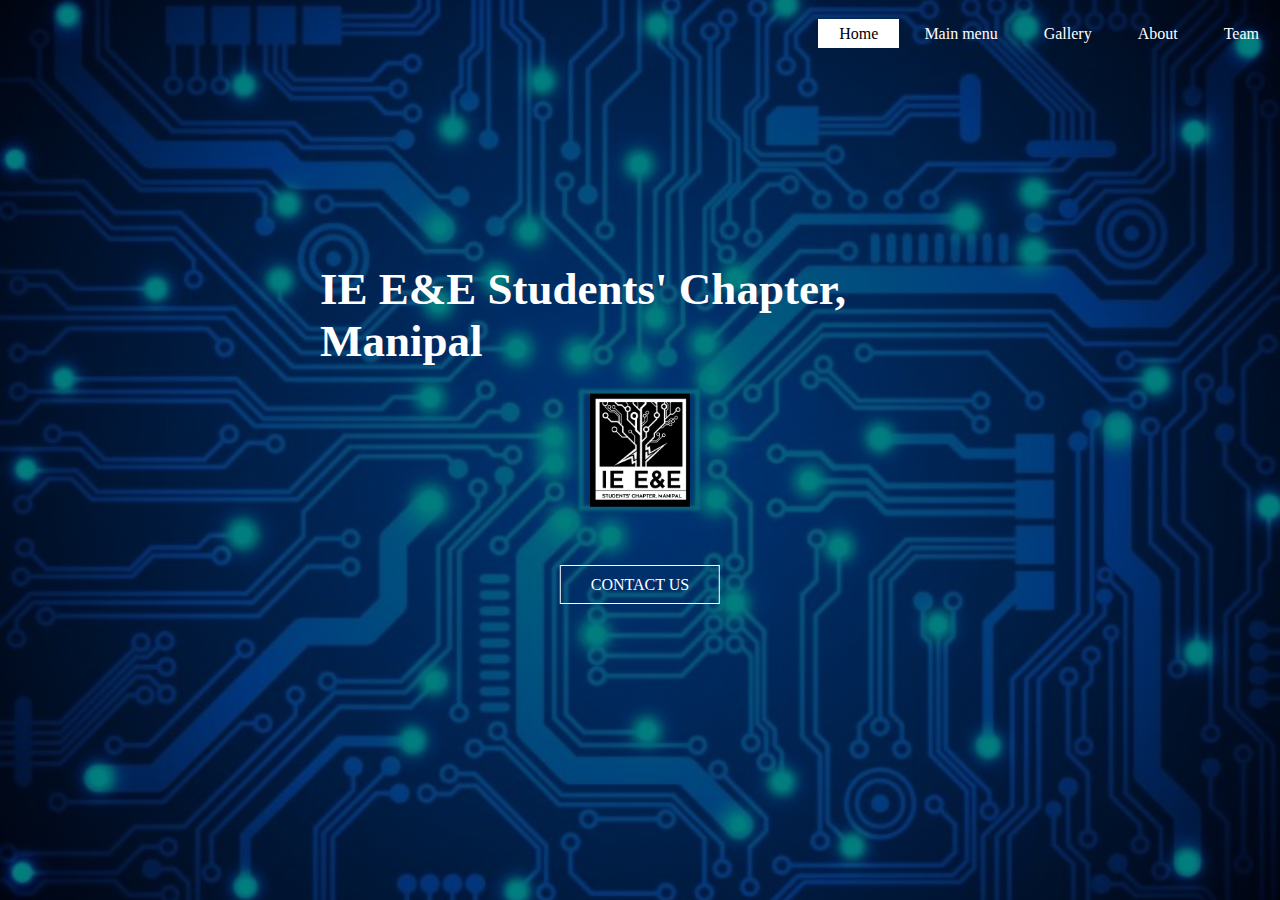
<file: index.html>
<!DOCTYPE html>
<html lang="en">
<head>
    <meta charset="UTF-8">
    <meta name="viewport" content="width=device-width, initial-scale=1.0">
    <title>IE E&E Students' Chapter, Manipal</title>
    <link rel="stylesheet" href="css/styl.css">
    <link rel="stylesheet" href="https://use.fontawesome.com/releases/v5.3.1/css/all.css">
</head>
<body>
    <!--HOME PAGE-->
    <header>
        <div class="main">
           
            <ul>
                <li class="active"><a href="index.html">Home</a></li>
                <li><a href="mainMenu.html">Main menu</a></li>
                <li><a href="gallery.html">Gallery</a></li>
                <li><a href="about.html">About</a></li>
                <li><a href="team.html">Team</a></li>
            </ul>   
        </div>
    </header>
    <section>
        <div class="title">
            <h1>IE E&E Students' Chapter, Manipal</h1>
        </div>
        
        <div class="logo">
            <img src="img/Logo.jpg" alt="">
        </div>
            
        <div class="button">
            <a href="/contactus.html" class="btn">CONTACT US</a>
        </div>
    </section>
     <!--END HOME PAGE-->
</body>
</html>
<!--https://cssanimation.rocks/animating-hero-header/-->
<!--create this-->
</file>
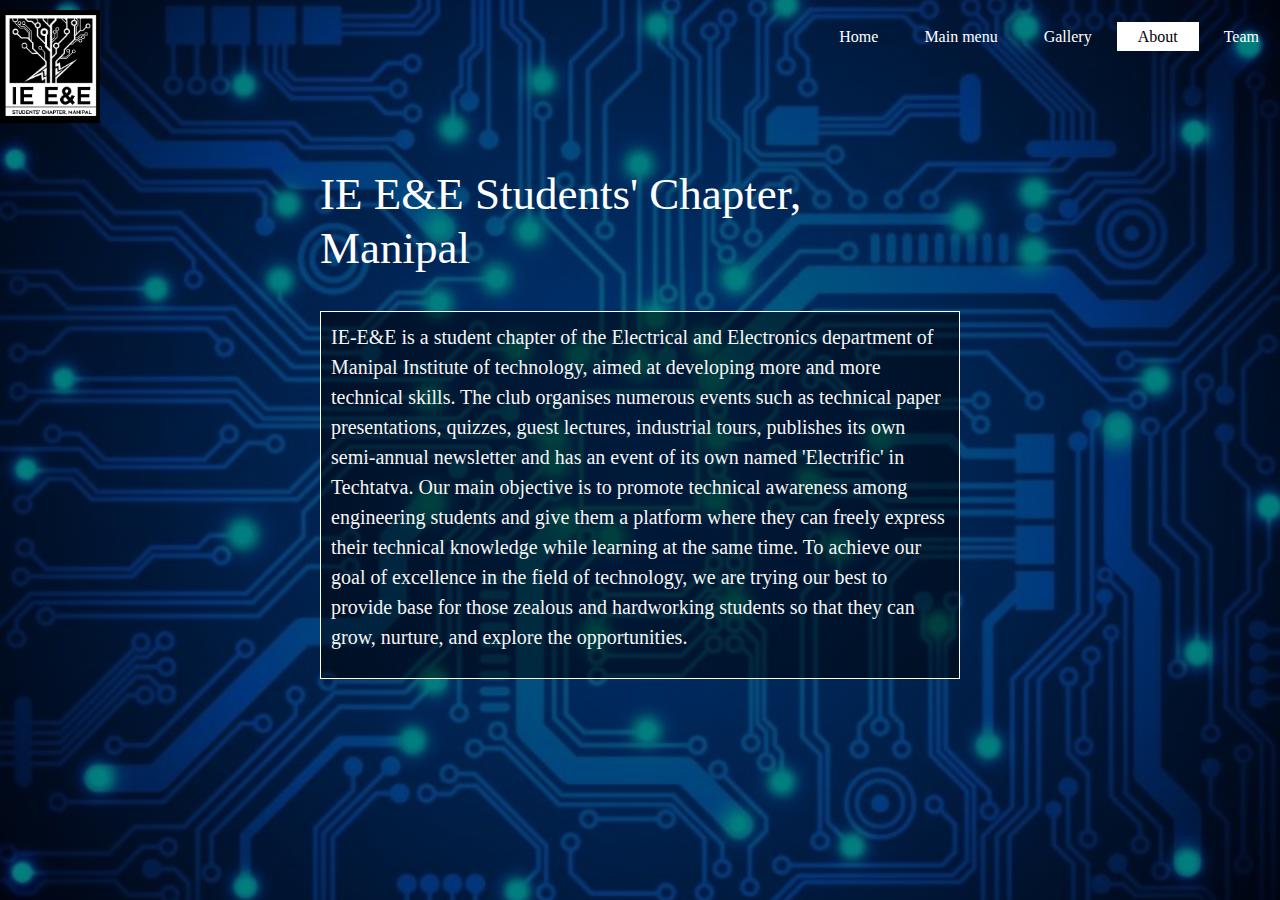
<file: about.html>
<!DOCTYPE html>
<html lang="en">
<head>
    <meta charset="UTF-8">
    <meta name="viewport" content="width=device-width, initial-scale=1.0">
    <title>IE E&E Students' Chapter, Manipal</title>
    <link rel="stylesheet" href="https://maxcdn.bootstrapcdn.com/bootstrap/4.5.2/css/bootstrap.min.css">
    <script src="https://ajax.googleapis.com/ajax/libs/jquery/3.5.1/jquery.min.js"></script>
    <script src="https://cdnjs.cloudflare.com/ajax/libs/popper.js/1.16.0/umd/popper.min.js"></script>
    <script src="https://maxcdn.bootstrapcdn.com/bootstrap/4.5.2/js/bootstrap.min.js"></script>
    <link rel="stylesheet" href="css/stylabt.css">
</head>
<body>
    <!--ABOUT-->
    <header>
        <div class="main">
            <div class="logo">
                <img src="img/Logo.jpg" alt="">
            </div>
            <ul>
                <li><a href="index.html">Home</a></li>
                <li><a href="mainMenu.html">Main menu</a></li>
                <li><a href="gallery.html">Gallery</a></li>
                <li class="active"><a href="about.html">About</a></li>
                <li><a href="team.html">Team</a></li>
            </ul>
               
        </div>
        <div class="title">
            <h1>IE E&E Students' Chapter, Manipal</h1>
        </div>
    </header>
    <section>
        <div class="container-sm|md|lg|xl abtp">
            <p>
                IE-E&E is a student chapter of the Electrical and Electronics department of Manipal Institute of technology, aimed at developing more and more technical skills. 
                The club organises numerous events such as technical paper presentations, quizzes, guest lectures, industrial tours, publishes its own semi-annual newsletter and has an event of its own named 'Electrific' in Techtatva. 
                Our main objective is to promote technical awareness among engineering students and give them a platform where they can freely express their technical knowledge while learning at the same time. 
                To achieve our goal of excellence in the field of technology, we are trying our best to provide base for those zealous and hardworking students so that they can grow, nurture, and explore the opportunities.

            </p>
        </div>
    </section>
     <!--END ABOUT-->
</body>
</html>
</file>
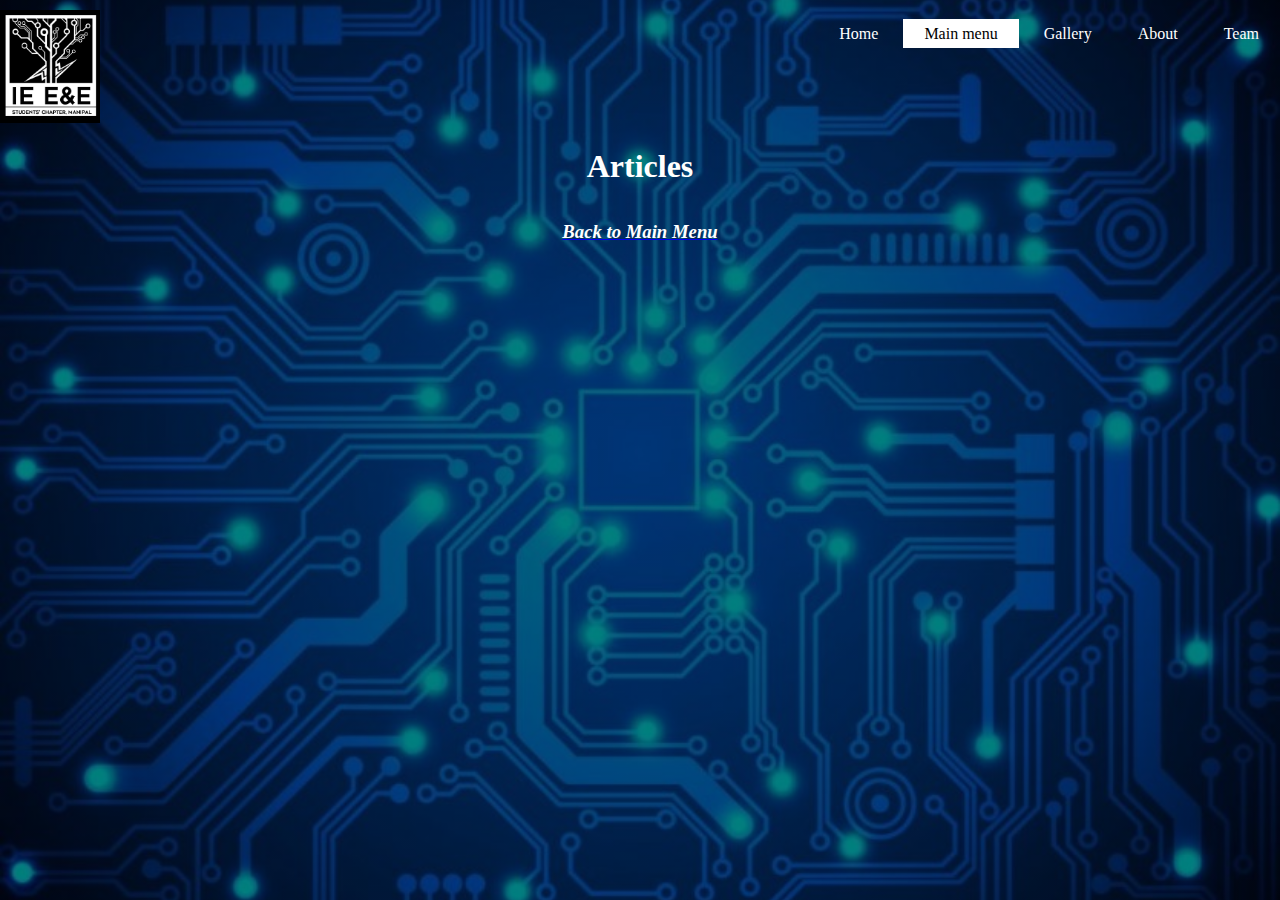
<file: Articles.html>
<!DOCTYPE html>
<html lang="en">
<head>
    <meta charset="UTF-8">
    <meta name="viewport" content="width=device-width, initial-scale=1.0">
    <title>IE E&E Students' Chapter, Manipal</title>
    <link rel="stylesheet" href="css/stylmain.css">
    <link rel="icon" href="img/Logo.jpg" type="image/gif" sizes="16x16">
</head>
<body>
    <!--HOME PAGE-->
    <header>
        <div class="main">
            <div class="logo">
                <img src="img/Logo.jpg" alt="">
            </div>
            <ul>
                <li><a href="index.html">Home</a></li>
                <li class="active"><a href="mainMenu.html">Main menu</a></li>
                <li><a href="gallery.html">Gallery</a></li>
                <li><a href="about.html">About</a></li>
                <li><a href="team.html">Team</a></li>
            </ul>
        </div>
    </header>
    <div>
        <br>
        <br>
        <br>
        <br>
        <br>
        <br>
    </div>
    <style>
.Events {
  color: white;
  margin: 20px;
  padding: 20px;
}
</style>

    <div class="Events">

    <dl>
      <dt> <h1 style="text-align:center;color:white;font-family:verdana;">
       Articles  </h1></dt>
       <div>
           <br>
           <br>
       </div>
        <dd> <a href="mainMenu.html"> <h3 style="text-align:center;color:white;font-family:garamond;">
        <i>  Back to Main Menu </i> </h3> </dd>
    </dl>
</file>
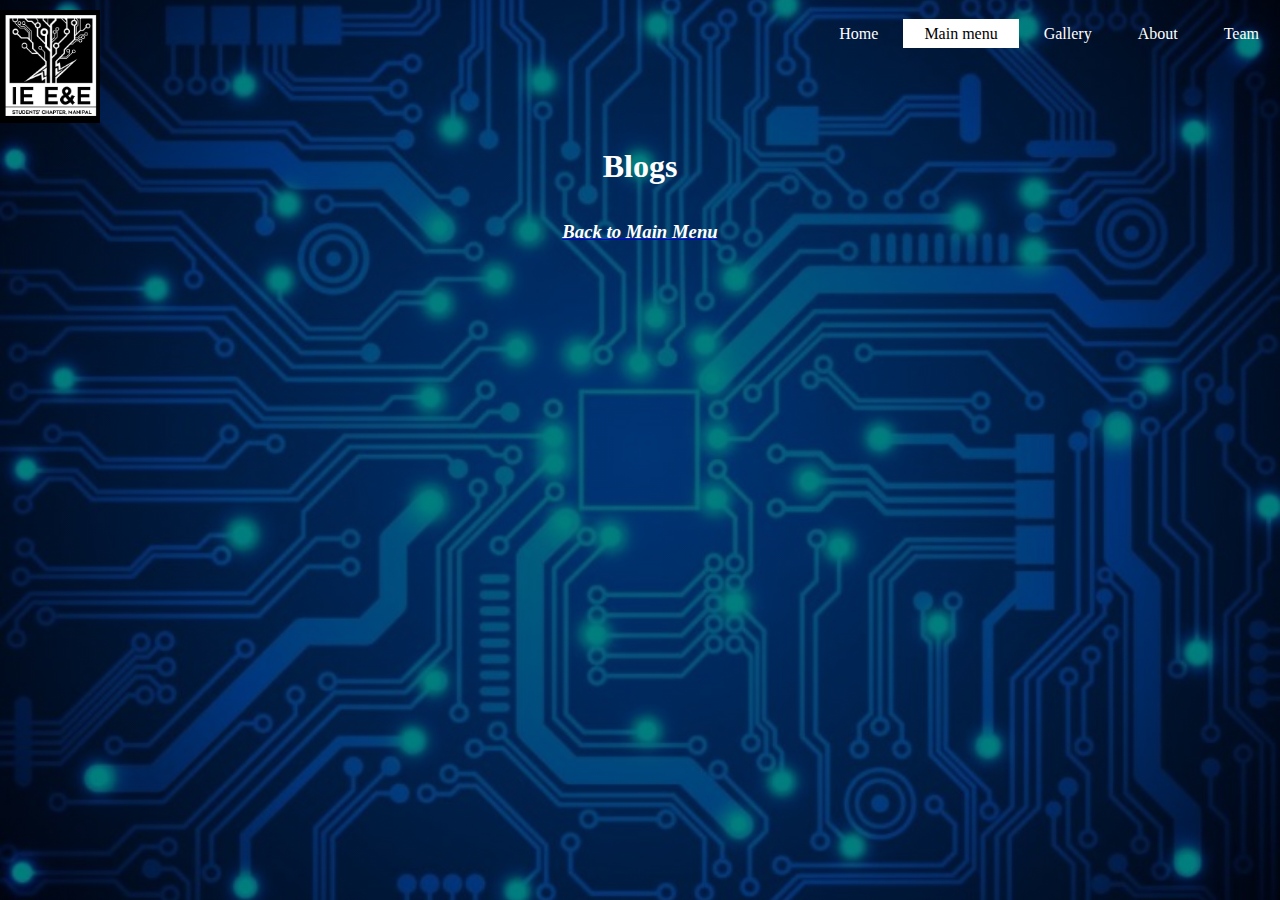
<file: Blogs.html>
<!DOCTYPE html>
<html lang="en">
<head>
    <meta charset="UTF-8">
    <meta name="viewport" content="width=device-width, initial-scale=1.0">
    <title>IE E&E Students' Chapter, Manipal</title>
    <link rel="stylesheet" href="css/stylmain.css">
    <link rel="icon" href="img/Logo.jpg" type="image/gif" sizes="16x16">
</head>
<body>
    <!--HOME PAGE-->
    <header>
        <div class="main">
            <div class="logo">
                <img src="img/Logo.jpg" alt="">
            </div>
            <ul>
                <li><a href="index.html">Home</a></li>
                <li class="active"><a href="mainMenu.html">Main menu</a></li>
                <li><a href="gallery.html">Gallery</a></li>
                <li><a href="about.html">About</a></li>
                <li><a href="team.html">Team</a></li>
            </ul>
        </div>
    </header>
    <div>
        <br>
        <br>
        <br>
        <br>
        <br>
        <br>
    </div>
    <style>
.Events {
  color: white;
  margin: 20px;
  padding: 20px;
}
.center {
  margin-left: auto;
  margin-right: auto;
}
</style>
<div class="Events">
  <dl>
    <dt> <h1 style="text-align:center;color:white;font-family:verdana;">
       Blogs  </h1></dt>
       <div>
           <br>
           <br>
       </div>
        <dd> <a href="mainMenu.html"> <h3 style="text-align:center;color:white;font-family:garamond;">
        <i>  Back to Main Menu </i> </h3> </dd>
  </dl>
</file>
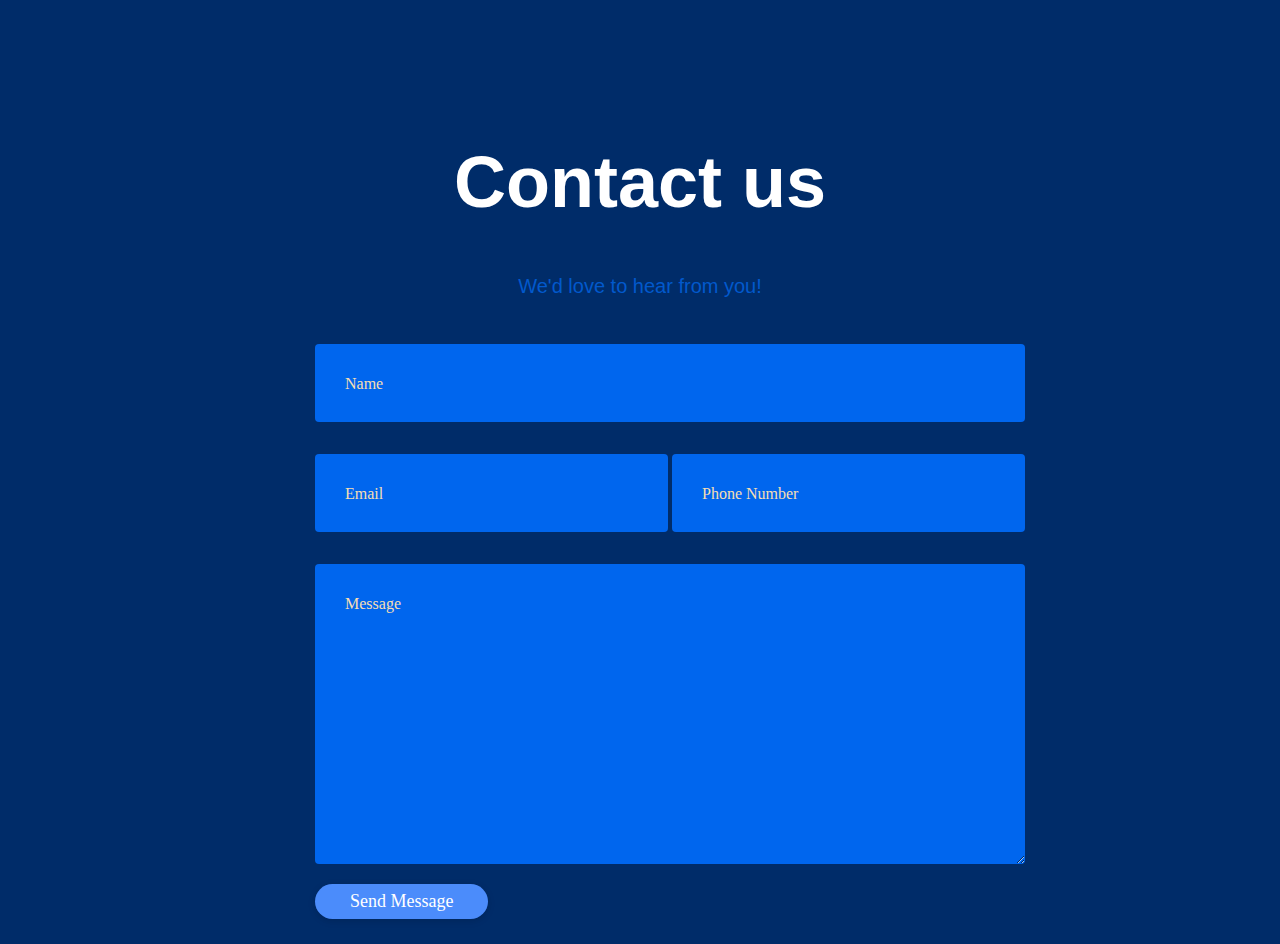
<file: contactus.html>
<!DOCTYPE html>
<html lang="en">
<head>
    <meta charset="UTF-8">
    <meta name="viewport" content="width=device-width, initial-scale=1.0">
    <title>Contact us</title>
    <link rel="stylesheet" href="css/stylcopg.css">
    <link rel="icon" href="img/Logo.jpg" type="image/gif" sizes="16x16">
</head>
<body>
    <div class="container">
        <div class="row">
                <h1>Contact us</h1>
        </div>
        <div class="row">
                <h4 style="text-align:center">We'd love to hear from you!</h4>
        </div>
        <div class="row input-container">
                <div class="col-xs-12">
                    <div class="styled-input wide">
                        <input type="text" required />
                        <label>Name</label> 
                    </div>
                </div>
                <div class="col-md-6 col-sm-12">
                    <div class="styled-input">
                        <input type="text" required />
                        <label>Email</label> 
                    </div>
                </div>
                <div class="col-md-6 col-sm-12">
                    <div class="styled-input" style="float:right;">
                        <input type="text" required />
                        <label>Phone Number</label> 
                    </div>
                </div>
                <div class="col-xs-12">
                    <div class="styled-input wide">
                        <textarea required></textarea>
                        <label>Message</label>
                    </div>
                </div>
                <div class="col-xs-12">
                    <div class="btn-lrg submit-btn">Send Message</div>
                </div>
        </div>
    </div>
    
</body>
</html>
</file>
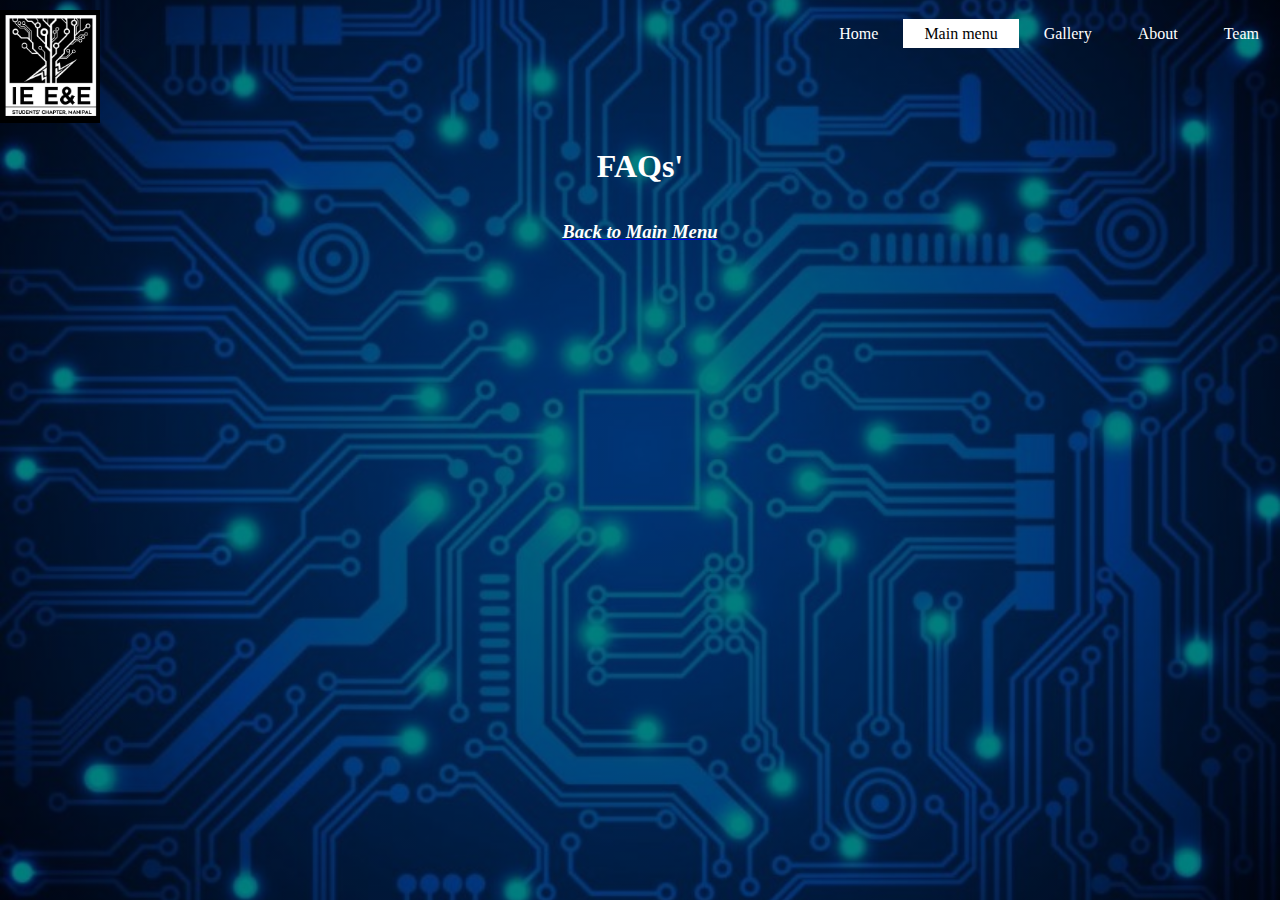
<file: FAQs.html>
<!DOCTYPE html>
<html lang="en">
<head>
    <meta charset="UTF-8">
    <meta name="viewport" content="width=device-width, initial-scale=1.0">
    <title>IE E&E Students' Chapter, Manipal</title>
    <link rel="stylesheet" href="css/stylmain.css">
    <link rel="icon" href="img/Logo.jpg" type="image/gif" sizes="16x16">
</head>
<body>
    <!--HOME PAGE-->
    <header>
        <div class="main">
            <div class="logo">
                <img src="img/Logo.jpg" alt="">
            </div>
            <ul>
                <li><a href="index.html">Home</a></li>
                <li class="active"><a href="mainMenu.html">Main menu</a></li>
                <li><a href="gallery.html">Gallery</a></li>
                <li><a href="about.html">About</a></li>
                <li><a href="team.html">Team</a></li>
            </ul>
        </div>
    </header>
    <div>
        <br>
        <br>
        <br>
        <br>
        <br>
        <br>
    </div>
    <style>
.Events {
  color: white;
  margin: 20px;
  padding: 20px;
}
</style>

    <div class="Events">

    <dl>
      <dt> <h1 style="text-align:center;color:white;font-family:verdana;">
       FAQs'  </h1></dt>
       <div>
           <br>
           <br>
       </div>
        <dd> <a href="mainMenu.html"> <h3 style="text-align:center;color:white;font-family:garamond;">
        <i>  Back to Main Menu </i> </h3> </dd>
    </dl>
</file>
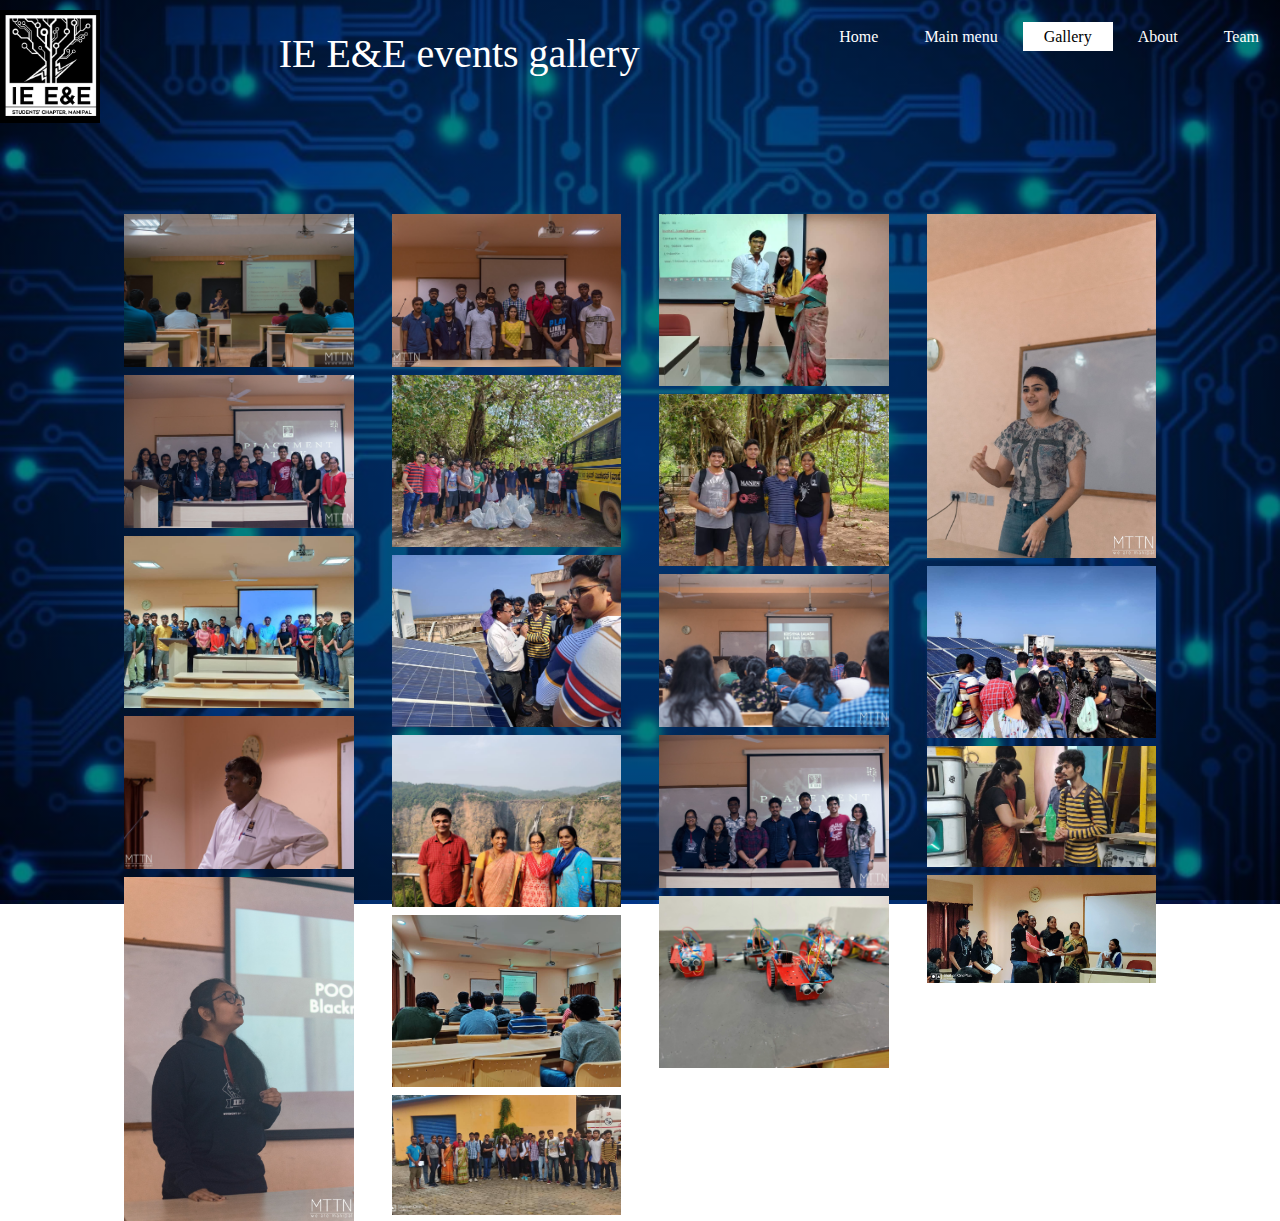
<file: gallery.html>
<!DOCTYPE html>
<html lang="en">
<head>
    <meta charset="UTF-8">
    <meta name="viewport" content="width=device-width, initial-scale=1.0">
    <title>IE E&E Students' Chapter, Manipal</title>
    <link rel="stylesheet" href="https://maxcdn.bootstrapcdn.com/bootstrap/4.5.2/css/bootstrap.min.css">
    <script src="https://ajax.googleapis.com/ajax/libs/jquery/3.5.1/jquery.min.js"></script>
    <script src="https://cdnjs.cloudflare.com/ajax/libs/popper.js/1.16.0/umd/popper.min.js"></script>
    <script src="https://maxcdn.bootstrapcdn.com/bootstrap/4.5.2/js/bootstrap.min.js"></script>
    <link rel="stylesheet" href="css/stylgal.css">
</head>
<body>
    <!--HOME PAGE-->
    <header>
        <div class="main">
            <div class="logo">
                <img src="img/Logo.jpg" alt="">
            </div>
            <ul>
                <li><a href="index.html">Home</a></li>
                <li><a href="mainMenu.html">Main menu</a></li>
                <li class="active"><a href="gallery.html">Gallery</a></li>
                <li><a href="about.html">About</a></li>
                <li><a href="team.html">Team</a></li>
            </ul>   
            <div class="heade">
                <h1>IE E&E events gallery</h1>
                <br>
                <br>
                <br>
                <br>
                <br>
            </div>
        </div>
        
    </header>
    <section>
        <div class="row"> 
            <div class="column">
              <div class="container">
                <img src="img/1.research workshop.jpg" style="width: 100%;">
                <div class="overlay">
                  <div class="text"><h2> Research Workshop</h2> <p style="font-size: x-small;">September 23,2019</p></div>
                </div>
              </div>
              <div class="container">
                <img src="img/2.Placement talk.jpg" style="width: 100%;">
                <div class="overlay">
                  <div class="text"><h2>Placement talk</h2> <p style="font-size: x-small;">October 24,2019</p></div>
                </div>
              </div>
              <div class="container">
                <img src="img/3.Kushal kamath talk.jpg" style="width: 100%;">
                <div class="overlay">
                  <div class="text"><h2>Alumini talk </h2><h5>With Mr. Kushal Kamal</h5> <p style="font-size: x-small;">September 23,2019</p></div>
                </div>
              </div>
              <div class="container">
                <img src="img/4.Student exchange part 1.jpg" style="width: 100%;">
                <div class="overlay">
                  <div class="text"><h2>Student exchange talk</h2> <p style="font-size: x-small;">October 26,2019</p></div>
                </div>
              </div>
              <div class="container">
                <img src="img/13.placemet.jpg" style="width: 100%;">
                <div class="overlay">
                  <div class="text"><h2>Placement talk</h2> <p style="font-size: x-small;">October 24,2019</p></div>
                </div>
              </div>
            </div>
                    
            <div class="column">
              <div class="container">
                <img src="img/4.Student exchange part 2.jpg" style="width: 100%;">
                <div class="overlay">
                  <div class="text"><h2>Student exchange talk</h2> <p style="font-size: x-small;">October 26,2019</p></div>
                </div>
              </div>
              <div class="container">
                <img src="img/19.Swatch bharat.jpg" style="width: 100%;">
                <div class="overlay">
                  <div class="text "><h2>Swatch Bharat</h2><h5>With MotoManipal, Rugved, and Lakshya</h5> <p style="font-size: x-small;">September 23,2019</p></div>
                </div>
              </div>
              <div class="container">
                <img src="img/5.Solar roof top.jpg" style="width: 100%;">
                <div class="overlay">
                  <div class="text"><h2>Solar roof-top visit</h2> <p style="font-size: x-small;">January 21,2020</p></div>
                </div>
              </div>
              <div class="container">
                <img src="img/6.jog.jpg" style="width: 100%;">
                <div class="overlay">
                  <div class="text"><h2>Sharavathi Power generation(JOG)</h2> <p style="font-size: x-small;">March 5,2019</p></div>
                </div>
              </div>
              <div class="container">
                <img src="img/7.kushal.jpg" style="width: 100%;">
                <div class="overlay">
                  <div class="text"><h2>Alumini talk </h2><h5>With Mr. Kushal Kamal</h5> <p style="font-size: x-small;">September 23,2019</p></div>
                </div>
              </div>
              <div class="container">
                <img src="img/18. Shakti transformers.jpg" style="width: 100%;">
                <div class="overlay">
                  <div class="text"><h2>Shakti Transformer visit</h2> <p style="font-size: x-small;">September 22,2019</p></div>
                </div>
              </div>
            </div> 
             
            <div class="column">
              <div class="container">
                <img src="img/8.kushal.jpg" style="width: 100%;">
                <div class="overlay">
                  <div class="text"><h2>Alumini talk </h2><h5>With Mr. Kushal Kamal</h5> <p style="font-size: x-small;">September 23,2019</p></div>
                </div>
              </div>
              <div class="container">
                <img src="img/9.swatch.jpg" style="width: 100%;">
                <div class="overlay">
                  <div class="text"><h2>Swatch Bharat</h2><h5>With MotoManipal, Rugved, and Lakshya</h5> <p style="font-size: x-small;">September 23,2019</p></div>
                </div>
              </div>
              <div class="container">
                <img src="img/10.keishna.jpg" style="width: 100%;">
                <div class="overlay">
                  <div class="text"><h2>Placement talk</h2> <p style="font-size: x-small;">October 24,2019</p></div>
                </div>
              </div>
              <div class="container">
                <img src="img/11.placement.jpg" style="width: 100%;">
                <div class="overlay">
                  <div class="text"><h2>Placement talk</h2> <p style="font-size: x-small;">October 24,2019</p></div>
                </div>
              </div>
              <div class="container">
                <img src="img/17.bots.jpg" style="width: 100%;">
                <div class="overlay">
                  <div class="text"><h2>Object detecting bots</h2> <p style="font-size: x-small;">September 23,2019</p></div>
                </div>
              </div>
            </div>
            
            <div class="column">
              <div class="container">
                <img src="img/12.placement.jpg" style="width: 100%;">
                <div class="overlay">
                  <div class="text"><h2>Placement Talk</h2> <p style="font-size: x-small;">October 24,2019</p></div>
                </div>
              </div>
              <div class="container">
                <img src="img/16..jpg" style="width: 100%;">
                <div class="overlay">
                  <div class="text"><h2>Solar roof-top visit</h2> <p style="font-size: x-small;">January 21,2020</p></div>
                </div>
              </div>
              <div class="container">
                <img src="img/14.shakti.jpg" style="width: 100%;">
                <div class="overlay">
                  <div class="text"><h2>Shakti transformer visit</h2> <p style="font-size: x-small;">September 22,2019</p></div>
                </div>
              </div>
              <div class="container">
                <img src="img/15.lastyr.jpg" style="width: 100%;">
                <div class="overlay">
                  <div class="text"><h2>Prize distribution</h2> <p style="font-size: x-small;">April 15,2019</p></div>
                </div>
              </div>
            </div>
          </div>
          
    </section>







</body>
</html>

    <!--Old style gallery-->
    <!--
    <section>
          <div class="row"> 
            <div class="column">
              <img src="/img/1.research workshop.jpg" style="width:100%">
              <img src="img/2.Placement talk.jpg" style="width:100%">
              <img src="img/3.Kushal kamath talk.jpg" style="width:100%">
              <img src="img/4.Student exchange part 1.jpg" style="width:100%">
              <img src="img/4.Student exchange part 2.jpg" style="width:100%">
              <img src="img/5.Solar roof top.jpg" style="width:100%">
              <img src="img/shakti transformers.jpg" style="width:100%">
            </div>
            
            <div class="column">
              <img src="/img/4.Student exchange part 1.jpg" style="width:100%">
              <img src="/img/4.Student exchange part 2.jpg" style="width:100%">
              <img src="/img/1.research workshop.jpg" style="width:100%">
              <img src="/img/shakti transformers.jpg" style="width:100%">
              <img src="/img/2.Placement talk.jpg" style="width:100%">
              <img src="img/11.placement.jpg" style="width:100%">
              <img src="/img/Swatch bharat.jpg" style="width:100%">
            </div> 
             
            <div class="column">
              <img src="img/6.jog.jpg" style="width:100%">
              <img src="img/7.kushal.jpg" style="width:100%">
              <img src="img/9.swatch.jpg" style="width:100%">
              <img src="img/8.kushal.jpg" style="width:100%">
              <img src="img/10.keishna.jpg" style="width:100%">
              <img src="img/13.placemet.jpg" style="width:100%">
              
            </div>
            
            <div class="column">
                <img src="img/12.placement.jpg" style="width:100%">
              <img src="img/14.shakti.jpg" style="width:100%">
              <img src="img/15.lastyr.jpg" style="width:100%">
              <img src="img/16..jpg" style="width:100%">
              <img src="img/6.jog.jpg" style="width:100%">
              <img src="img/16..jpg" style="width:100%">
            </div>
          </div>
          
                
    </section>
-->
     <!--END HOME PAGE-->

<!--https://www.youtube.com/watch?v=feVfzM--S3Y-->
</file>
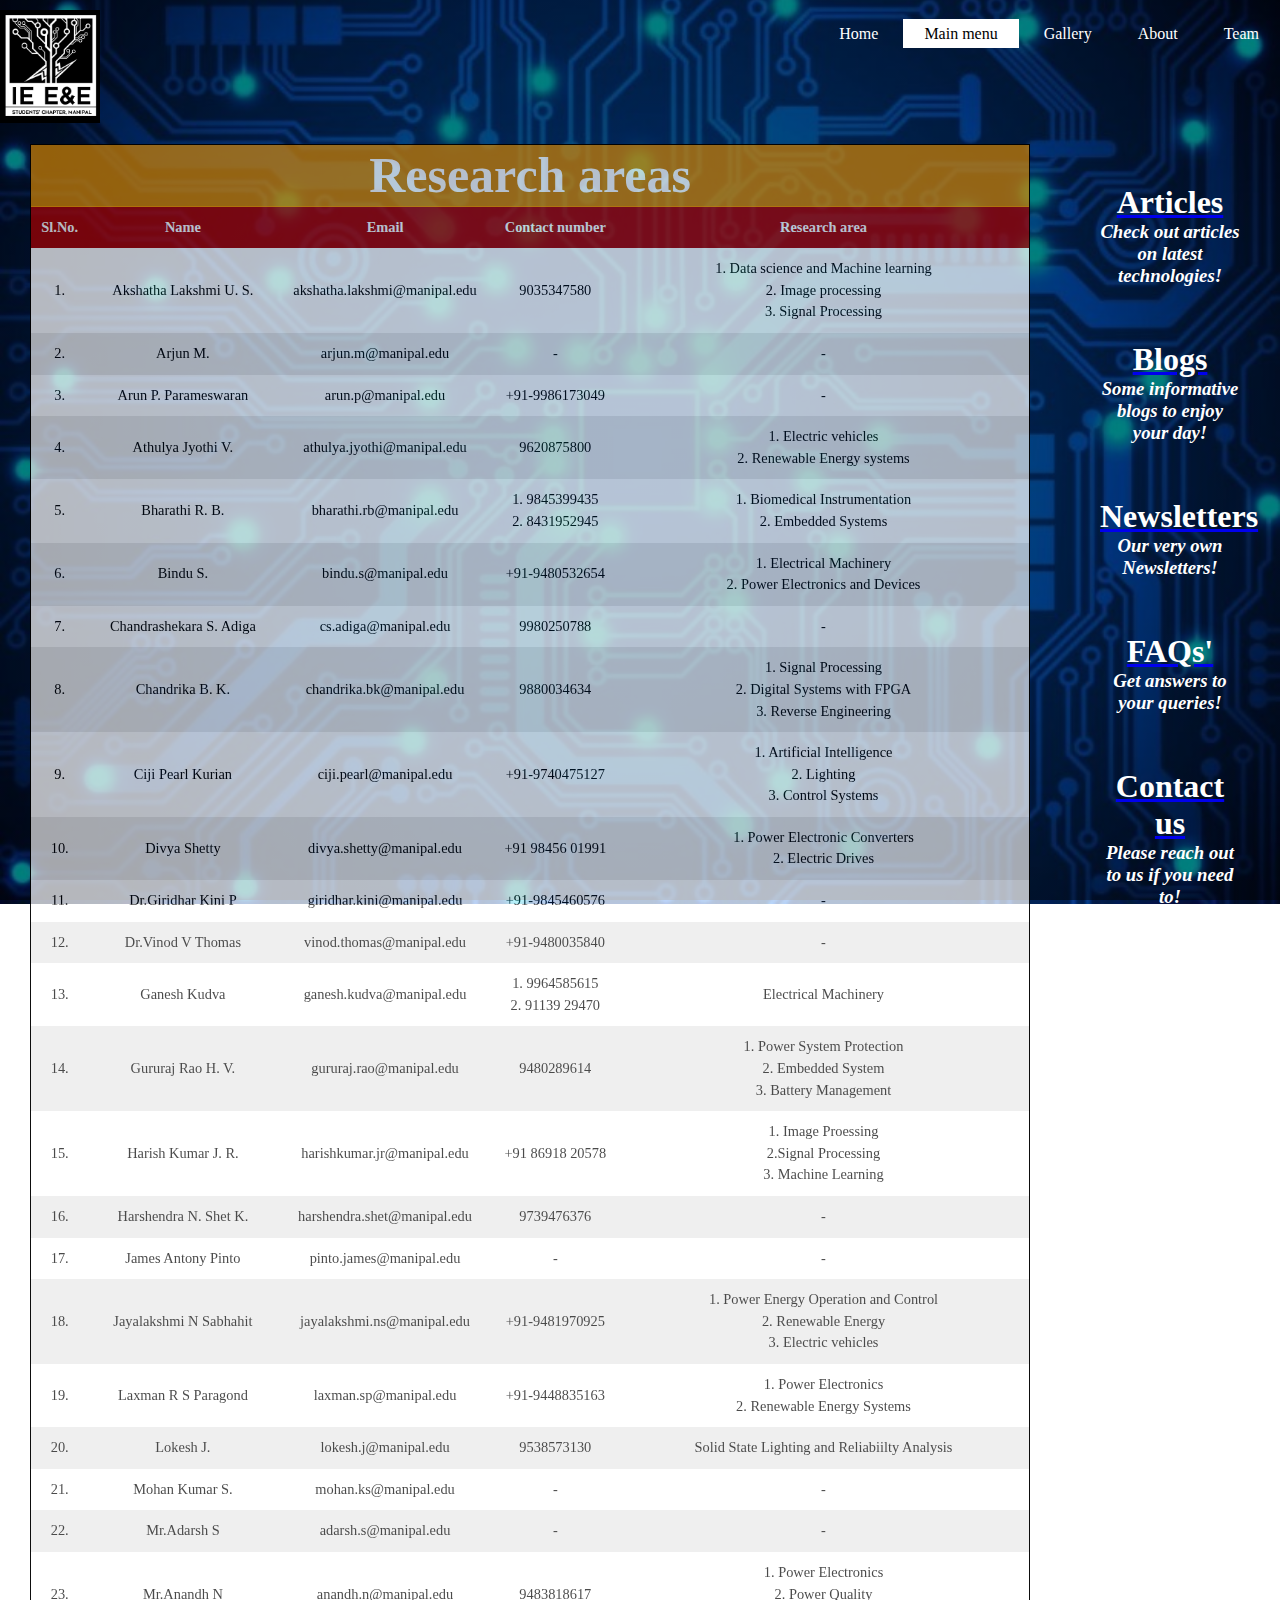
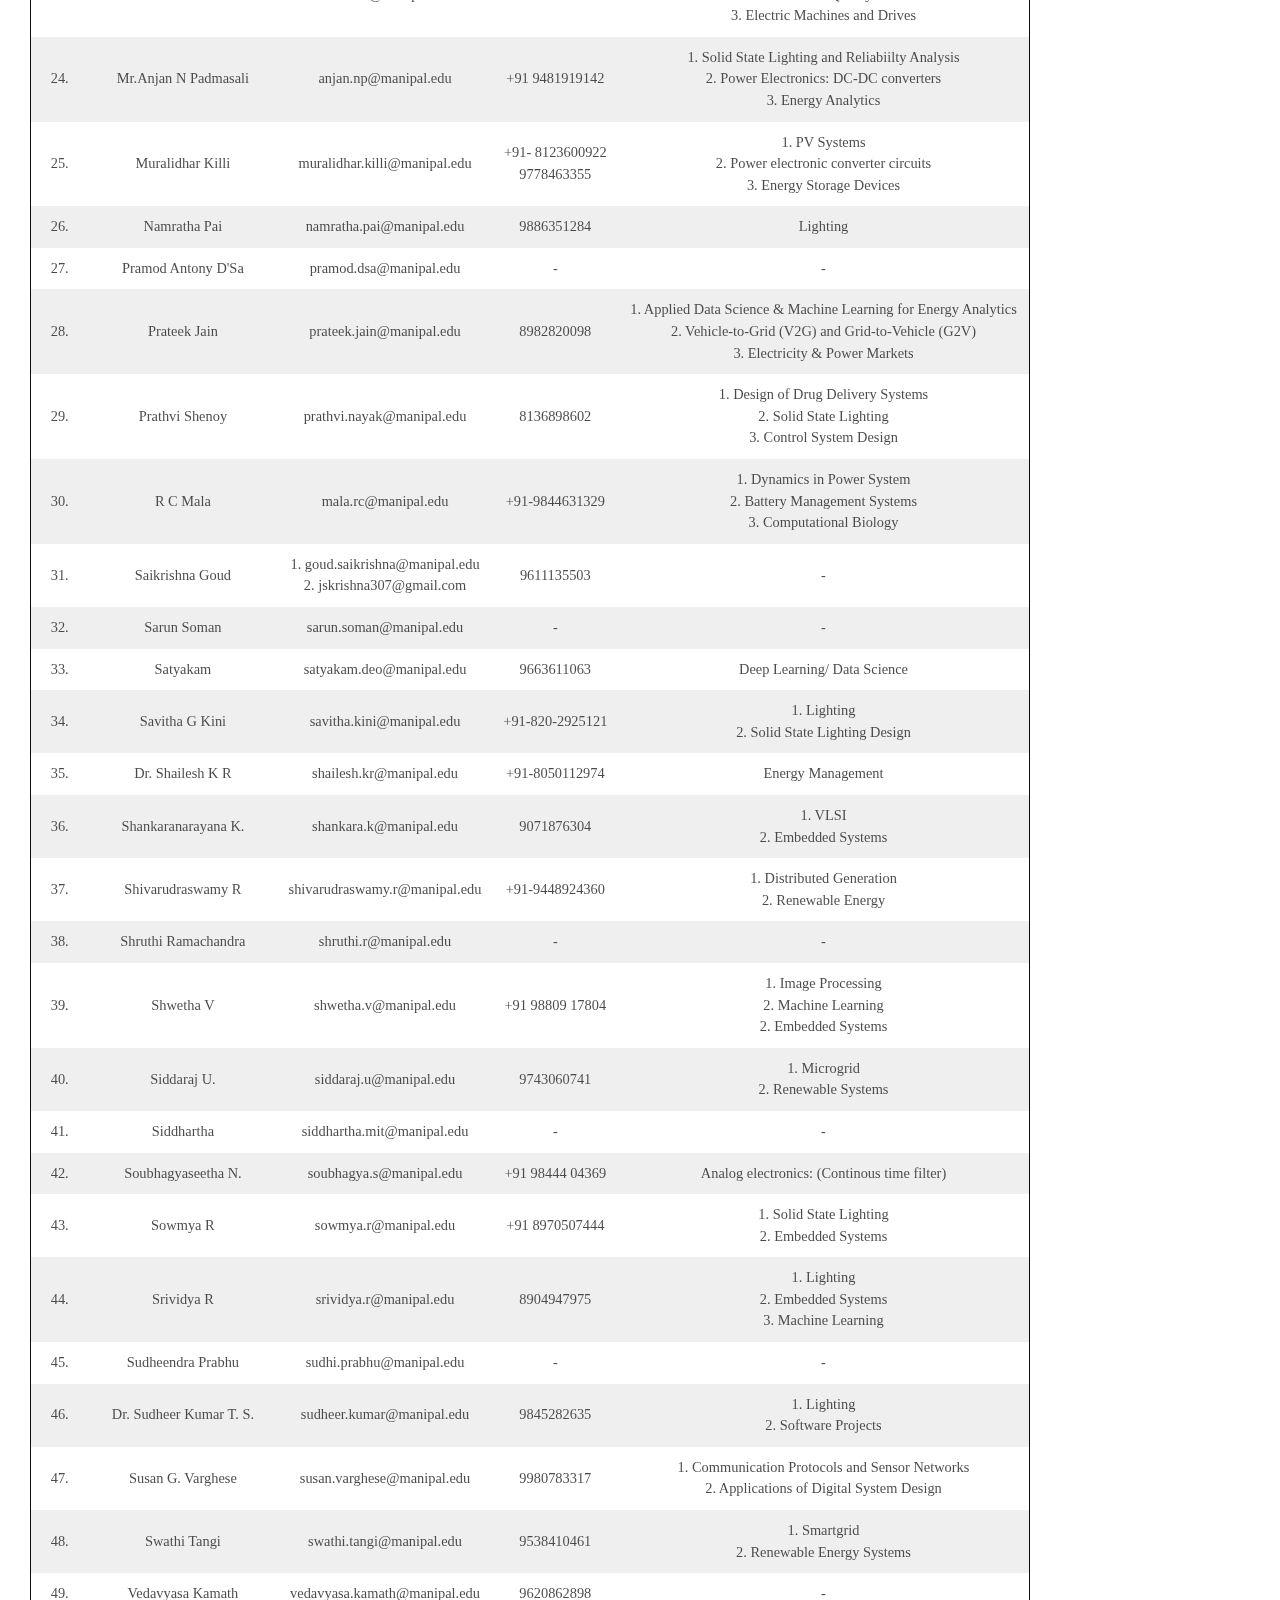
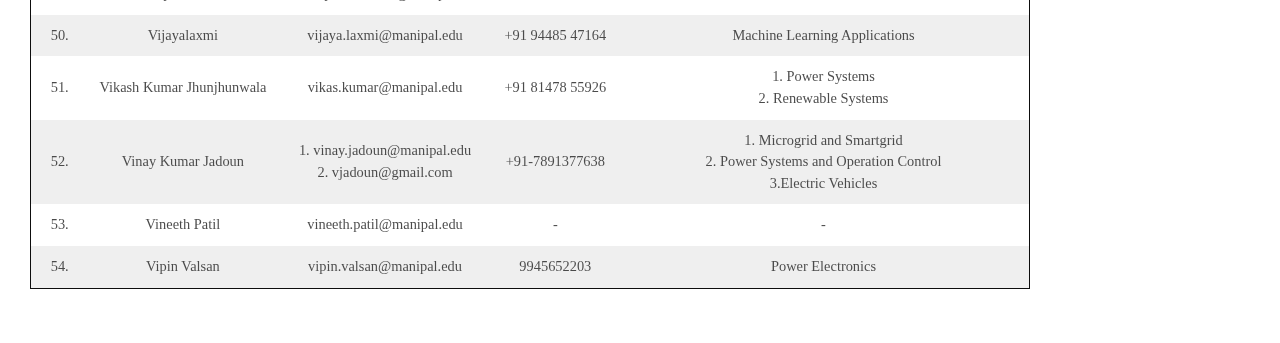
<file: mainMenu.html>
<!DOCTYPE html>
<html lang="en">
<head>
    <meta charset="UTF-8">
    <meta name="viewport" content="width=device-width, initial-scale=1.0">
    <title>IE E&E Students' Chapter, Manipal</title>
    <link rel="stylesheet" href="css/stylmain.css">
    <link rel="icon" href="img/Logo.jpg" type="image/gif" sizes="16x16">
</head>

<body>
    <!--HOME PAGE-->
    <header>
        <div class="main">
            <div class="logo">
                <img src="img/Logo.jpg" alt="">
            </div>
            <ul>
                <li><a href="index.html">Home</a></li>
                <li class="active"><a href="mainMenu.html">Main menu</a></li>
                <li><a href="gallery.html">Gallery</a></li>
                <li><a href="about.html">About</a></li>
                <li><a href="team.html">Team</a></li>
            </ul>
        </div>
    </header>
    <div>
        <br>
        <br>
        <br>
        <br>
        <br>
        <br>
        <br>
        <br>
    </div>

    <style>
.Events {
  float: right;
  color: white;
  margin: 20px;
  padding: 20px;
  width:140px;
  height:50px;
}
.center {
  margin-left: auto;
  margin-right: auto;
  width:1000px;
  height:100px;
}
</style>

    <div class="Events">
<aside>
    <dl>
      <dt> <a href="Articles.html"><h1 style="text-align:center;color:white;font-family:verdana;">
       Articles  </h1></a></dt>
      <dd> <h3 style="text-align:center;color:white;font-family:garamond;">
      <i>  Check out articles on latest technologies! </i> </h3> </dd>
    </dl>
    <div>
        <br>
        <br>
        <br>
    </div>
    <dl>
      <dt> <a href="Blogs.html"> <h1 style="text-align:center;color:white;font-family:verdana;">
         Blogs  </h1></a></dt>
      <dd> <h3 style="text-align:center;color:white;font-family:garamond;">
      <i>  Some informative blogs to enjoy your day! </i> </h3> </dd>
    </dl>
    <div>
        <br>
        <br>
        <br>
    </div>
    <dl>
      <dt> <a href="Newsletters.html"> <h1 style="text-align:center;color:white;font-family:verdana;">
         Newsletters </h1></a></dt>
      <dd> <h3 style="text-align:center;color:white;font-family:garamond;">
      <i>  Our very own Newsletters! </i> </h3> </dd>
    </dl>
    <div>
        <br>
        <br>
        <br>
    </div>
    <dl>
      <dt> <a href="FAQs.html"> <h1 style="text-align:center;color:white;font-family:verdana;">
         FAQs' </h1></a></dt>
      <dd> <h3 style="text-align:center;color:white;font-family:garamond;">
      <i>  Get answers to your queries! </i> </h3> </dd>
    </dl>
    <div>
        <br>
        <br>
        <br>
    </div>
    <dl>
      <dt> <a href="contactus.html"> <h1 style="text-align:center;color:white;font-family:verdana;">
         Contact us  </h1></a></dt>
      <dd> <h3 style="text-align:center;color:white;font-family:garamond;">
      <i>  Please reach out to us if you need to! </i> </h3> </dd>
    </dl>
    <div>
        <br>
        <br>
        <br>
    </div>
  </aside>
  </div>

    <article>
        <table class="center">
            <tr>
                <td colspan="5" class="tbhead"> <h1>Research areas</h1></td>
            </tr>
            <tr>
                <th>Sl.No.</th>
                <th>Name</th>
                <th>Email</th>
                <th>Contact number</th>
                <th>Research area</th>
            </tr>
            <tr>
                <td>1.</td>
                <td>Akshatha Lakshmi U. S.</td>
                <td>akshatha.lakshmi@manipal.edu</td>
                <td>9035347580</td>
                <td> <p> 1. Data science and Machine learning </p>
                  <p> 2. Image processing </p>
                  <p> 3. Signal Processing </p> </td>
            </tr>
            <tr>
                <td>2.</td>
                <td>Arjun M.</td>
                <td>arjun.m@manipal.edu</td>
                <td>-</td>
                <td>-</td>
            </tr>
            <tr>
                <td>3.</td>
                <td>Arun P. Parameswaran</td>
                <td>arun.p@manipal.edu</td>
                <td>+91-9986173049</td>
                <td>-</td>
            </tr>
            <tr>
                <td>4.</td>
                <td>Athulya Jyothi V.</td>
                <td>athulya.jyothi@manipal.edu</td>
                <td>9620875800</td>
                <td><p> 1. Electric vehicles </p>
                  <p> 2. Renewable Energy systems </p>
                </td>
            </tr>
            <tr>
                <td>5.</td>
                <td>Bharathi R. B.</td>
                <td>bharathi.rb@manipal.edu</td>
                <td><p>1. 9845399435 </p>
                  <p>2. 8431952945 </p></td>
                <td><p> 1. Biomedical Instrumentation </p>
                  <p> 2. Embedded Systems </p></td>
            </tr>
            <tr>
                <td>6.</td>
                <td>Bindu S.</td>
                <td>bindu.s@manipal.edu</td>
                <td>+91-9480532654</td>
                <td><p> 1. Electrical Machinery </p>
                  <p> 2. Power Electronics and Devices </p></td>
            </tr>
            <tr>
                <td>7.</td>
                <td>Chandrashekara S. Adiga</td>
                <td>cs.adiga@manipal.edu</td>
                <td>9980250788</td>
                <td>-</td>
            </tr>
            <tr>
                <td>8.</td>
                <td>Chandrika B. K.</td>
                <td>chandrika.bk@manipal.edu</td>
                <td>9880034634</td>
                <td><p> 1. Signal Processing </p>
                  <p> 2. Digital Systems with FPGA </p>
                <p>3. Reverse Engineering</p></td>
            </tr>
            <tr>
                <td>9.</td>
                <td>Ciji Pearl Kurian</td>
                <td>ciji.pearl@manipal.edu</td>
                <td>+91-9740475127</td>
                <td><p> 1. Artificial Intelligence </p>
                  <p> 2. Lighting </p>
                <p>3. Control Systems</p></td>
            </tr>
            <tr>
                <td>10.</td>
                <td>Divya Shetty</td>
                <td>divya.shetty@manipal.edu</td>
                <td>+91 98456 01991</td>
                <td><p> 1. Power Electronic Converters </p>
                  <p> 2. Electric Drives </p></td>
            </tr>
            <tr>
                <td>11.</td>
                <td>Dr.Giridhar Kini P</td>
                <td>giridhar.kini@manipal.edu</td>
                <td>+91-9845460576</td>
                <td>-</td>
            </tr>
            <tr>
                <td>12.</td>
                <td>Dr.Vinod V Thomas</td>
                <td>vinod.thomas@manipal.edu</td>
                <td>+91-9480035840</td>
                <td>-</td>
            </tr>
            <tr>
                <td>13.</td>
                <td>Ganesh Kudva</td>
                <td>ganesh.kudva@manipal.edu</td>
                <td><p> 1. 9964585615 </p>
                  <p> 2. 91139 29470 </p></td>
                <td> <p>Electrical Machinery </p></td>
            </tr>
            <tr>
                <td>14.</td>
                <td>Gururaj Rao H. V.</td>
                <td>gururaj.rao@manipal.edu</td>
                <td>9480289614</td>
                <td><p> 1. Power System Protection </p>
                  <p> 2. Embedded System </p>
                <p>3. Battery Management</p></td>
            </tr>
            <tr>
                <td>15.</td>
                <td>Harish Kumar J. R.</td>
                <td>harishkumar.jr@manipal.edu</td>
                <td>+91 86918 20578</td>
                <td><p> 1. Image Proessing </p>
                  <p> 2.Signal Processing </p>
                <p>3. Machine Learning</p></td>
            </tr>
            <tr>
                <td>16.</td>
                <td>Harshendra N. Shet K.</td>
                <td>harshendra.shet@manipal.edu</td>
                <td>9739476376</td>
                <td>-</td>
            </tr>
            <tr>
                <td>17.</td>
                <td>James Antony Pinto</td>
                <td>pinto.james@manipal.edu</td>
                <td>-</td>
                <td>-</td>
            </tr>
            <tr>
                <td>18.</td>
                <td>Jayalakshmi N Sabhahit</td>
                <td>jayalakshmi.ns@manipal.edu</td>
                <td>+91-9481970925</td>
                <td><p> 1. Power Energy Operation and Control </p>
                  <p> 2. Renewable Energy </p>
                <p>3. Electric vehicles</p></td>
            </tr>
            <tr>
                <td>19.</td>
                <td>Laxman R S Paragond</td>
                <td>laxman.sp@manipal.edu</td>
                <td>+91-9448835163</td>
                <td><p> 1. Power Electronics </p>
                  <p> 2. Renewable Energy Systems </p></td>
            </tr>
            <tr>
                <td>20.</td>
                <td>Lokesh J.</td>
                <td>lokesh.j@manipal.edu</td>
                <td>9538573130</td>
                <td> Solid State Lighting and Reliabiilty Analysis</td>
            </tr>
            <tr>
                <td>21.</td>
                <td>Mohan Kumar S.</td>
                <td>mohan.ks@manipal.edu</td>
                <td>-</td>
                <td>-</td>
            </tr>
            <tr>
                <td>22.</td>
                <td>Mr.Adarsh S</td>
                <td>adarsh.s@manipal.edu</td>
                <td>-</td>
                <td>-</td>
            </tr>
            <tr>
                <td>23.</td>
                <td>Mr.Anandh N</td>
                <td>anandh.n@manipal.edu</td>
                <td>9483818617</td>
                <td><p> 1. Power Electronics </p>
                  <p> 2. Power Quality </p>
                  <p> 3. Electric Machines and Drives </p>
                  </td>
            </tr>
            <tr>
                <td>24.</td>
                <td>Mr.Anjan N Padmasali</td>
                <td>anjan.np@manipal.edu</td>
                <td>+91 9481919142 </td>
                <td><p> 1. Solid State Lighting and Reliabiilty Analysis </p>
                  <p> 2. Power Electronics: DC-DC converters </p>
                    <p> 3. Energy Analytics </p></td>
            </tr>
            <tr>
                <td>25.</td>
                <td>Muralidhar Killi</td>
                <td>muralidhar.killi@manipal.edu</td>
                <td><p>+91- 8123600922</p>
                <p>9778463355</p></td>
                <td><p> 1. PV Systems </p>
                  <p> 2. Power electronic converter circuits </p>
                    <p> 3. Energy Storage Devices </p></td>
            </tr>
            <tr>
                <td>26.</td>
                <td>Namratha Pai</td>
                <td>namratha.pai@manipal.edu</td>
                <td>9886351284</td>
                <td>Lighting</td>
            </tr>
            <tr>
                <td>27.</td>
                <td>Pramod Antony D'Sa</td>
                <td>pramod.dsa@manipal.edu</td>
                <td>-</td>
                <td>-</td>
            </tr>
            <tr>
                <td>28.</td>
                <td>Prateek Jain</td>
                <td>prateek.jain@manipal.edu</td>
                <td>8982820098</td>
                <td><p> 1. Applied Data Science & Machine Learning for Energy Analytics </p>
                  <p> 2. Vehicle-to-Grid (V2G) and Grid-to-Vehicle (G2V) </p>
                    <p> 3. Electricity & Power Markets </p></td>
            </tr>
            <tr>
                <td>29.</td>
                <td>Prathvi Shenoy</td>
                <td>prathvi.nayak@manipal.edu</td>
                <td>8136898602</td>
                <td><p> 1. Design of Drug Delivery Systems </p>
                  <p> 2. Solid State Lighting </p>
                    <p> 3. Control System Design </p></td>
            </tr>
            <tr>
                <td>30.</td>
                <td>R C Mala</td>
                <td>mala.rc@manipal.edu</td>
                <td>+91-9844631329</td>
                <td><p> 1. Dynamics in Power System </p>
                  <p> 2. Battery Management Systems </p>
                    <p> 3. Computational Biology </p></td>
            </tr>
            <tr>
                <td>31.</td>
                <td>Saikrishna Goud</td>
                <td><p>1. goud.saikrishna@manipal.edu</p>
                <p>2. jskrishna307@gmail.com</p></td>
                <td>9611135503</td>
                <td>-</td>
            </tr>
            <tr>
                <td>32.</td>
                <td>Sarun Soman</td>
                <td>sarun.soman@manipal.edu</td>
                <td>-</td>
                <td>-</td>
            </tr>
            <tr>
                <td>33.</td>
                <td>Satyakam</td>
                <td>satyakam.deo@manipal.edu</td>
                <td>9663611063</td>
                <td>Deep Learning/ Data Science</td>
            </tr>
            <tr>
                <td>34.</td>
                <td>Savitha G Kini</td>
                <td>savitha.kini@manipal.edu</td>
                <td>+91-820-2925121</td>
                <td><p>1. Lighting</p>
                  <p>2. Solid State Lighting Design</p></td>
            </tr>
            <tr>
                <td>35.</td>
                <td>Dr. Shailesh K R</td>
                <td>shailesh.kr@manipal.edu</td>
                <td>+91-8050112974</td>
                <td>Energy Management</td>
            </tr>
            <tr>
                <td>36.</td>
                <td>Shankaranarayana K.</td>
                <td>shankara.k@manipal.edu</td>
                <td>9071876304</td>
                <td><p>1. VLSI</p>
                  <p>2. Embedded Systems</p></td>
            </tr>
            <tr>
                <td>37.</td>
                <td>Shivarudraswamy R</td>
                <td>shivarudraswamy.r@manipal.edu</td>
                <td>+91-9448924360</td>
                <td><p>1. Distributed Generation</p>
                  <p>2. Renewable Energy</p></td>
            </tr>
            <tr>
                <td>38.</td>
                <td>Shruthi Ramachandra</td>
                <td>shruthi.r@manipal.edu</td>
                <td>-</td>
                <td>-</td>
            </tr>
            <tr>
                <td>39.</td>
                <td>Shwetha V</td>
                <td>shwetha.v@manipal.edu</td>
                <td>+91 98809 17804</td>
                <td><p>1. Image Processing</p>
                  <p>2. Machine Learning</p>
                    <p>2. Embedded Systems</p></td>
            </tr>
            <tr>
                <td>40.</td>
                <td>Siddaraj U.</td>
                <td>siddaraj.u@manipal.edu</td>
                <td>9743060741</td>
                <td><p>1. Microgrid</p>
                  <p>2. Renewable Systems</p></td>
            </tr>
            <tr>
                <td>41.</td>
                <td>Siddhartha</td>
                <td>siddhartha.mit@manipal.edu</td>
                <td>-</td>
                <td>-</td>
            </tr>
            <tr>
                <td>42.</td>
                <td>Soubhagyaseetha N.</td>
                <td>soubhagya.s@manipal.edu</td>
                <td>+91 98444 04369</td>
                <td>Analog electronics: (Continous time filter)</td>
            </tr>
            <tr>
                <td>43.</td>
                <td>Sowmya R</td>
                <td>sowmya.r@manipal.edu</td>
                <td>+91 8970507444</td>
                <td><p>1. Solid State Lighting</p>
                  <p>2. Embedded Systems</p></td>
            </tr>
            <tr>
                <td>44.</td>
                <td>Srividya R</td>
                <td>srividya.r@manipal.edu</td>
                <td>8904947975</td>
                <td><p>1. Lighting</p>
                  <p>2. Embedded Systems</p>
                  <p>3. Machine Learning</p></td>
            </tr>
            <tr>
                <td>45.</td>
                <td>Sudheendra Prabhu</td>
                <td>sudhi.prabhu@manipal.edu</td>
                <td>-</td>
                <td>-</td>
            </tr>
            <tr>
                <td>46.</td>
                <td>Dr. Sudheer Kumar T. S.</td>
                <td>sudheer.kumar@manipal.edu</td>
                <td>9845282635</td>
                <td><p>1. Lighting</p>
                  <p>2. Software Projects</p></td>
            </tr>
            <tr>
                <td>47.</td>
                <td>Susan G. Varghese</td>
                <td>susan.varghese@manipal.edu</td>
                <td>9980783317</td>
                <td><p>1. Communication Protocols and Sensor Networks </p>
                  <p>2. Applications of Digital System Design</p></td>
            </tr>
            <tr>
                <td>48.</td>
                <td>Swathi Tangi</td>
                <td>swathi.tangi@manipal.edu</td>
                <td>9538410461</td>
                <td><p>1. Smartgrid </p>
                  <p>2. Renewable Energy Systems</p></td>
            </tr>
            <tr>
                <td>49.</td>
                <td>Vedavyasa Kamath</td>
                <td>vedavyasa.kamath@manipal.edu</td>
                <td>9620862898</td>
                <td>-</td>
            </tr>
            <tr>
                <td>50.</td>
                <td>Vijayalaxmi</td>
                <td>vijaya.laxmi@manipal.edu</td>
                <td>+91 94485 47164</td>
                <td>Machine Learning Applications</td>
            </tr>
            <tr>
                <td>51.</td>
                <td>Vikash Kumar Jhunjhunwala</td>
                <td>vikas.kumar@manipal.edu</td>
                <td>+91 81478 55926</td>
                <td><p>1. Power Systems </p>
                  <p>2. Renewable Systems</p></td>
            </tr>
            <tr>
                <td>52.</td>
                <td>Vinay Kumar Jadoun</td>
                <td><p>1. vinay.jadoun@manipal.edu</p>
                  <p>2. vjadoun@gmail.com</p></td>
                <td>+91-7891377638</td>
                <td><p>1. Microgrid and Smartgrid </p>
                  <p>2. Power Systems and Operation Control</p>
                <p>3.Electric Vehicles</p></td>
            </tr>
            <tr>
                <td>53.</td>
                <td>Vineeth Patil</td>
                <td>vineeth.patil@manipal.edu</td>
                <td>-</td>
                <td>-</td>
            </tr>
            <tr>
                <td>54.</td>
                <td>Vipin Valsan</td>
                <td>vipin.valsan@manipal.edu</td>
                <td>9945652203</td>
                <td>Power Electronics</td>
            </tr>
        </table>
    </article>
<div>
 <br>
 <br>
 <br>
</div>
</body>

</html>
<!--END HOME PAGE-->
</file>
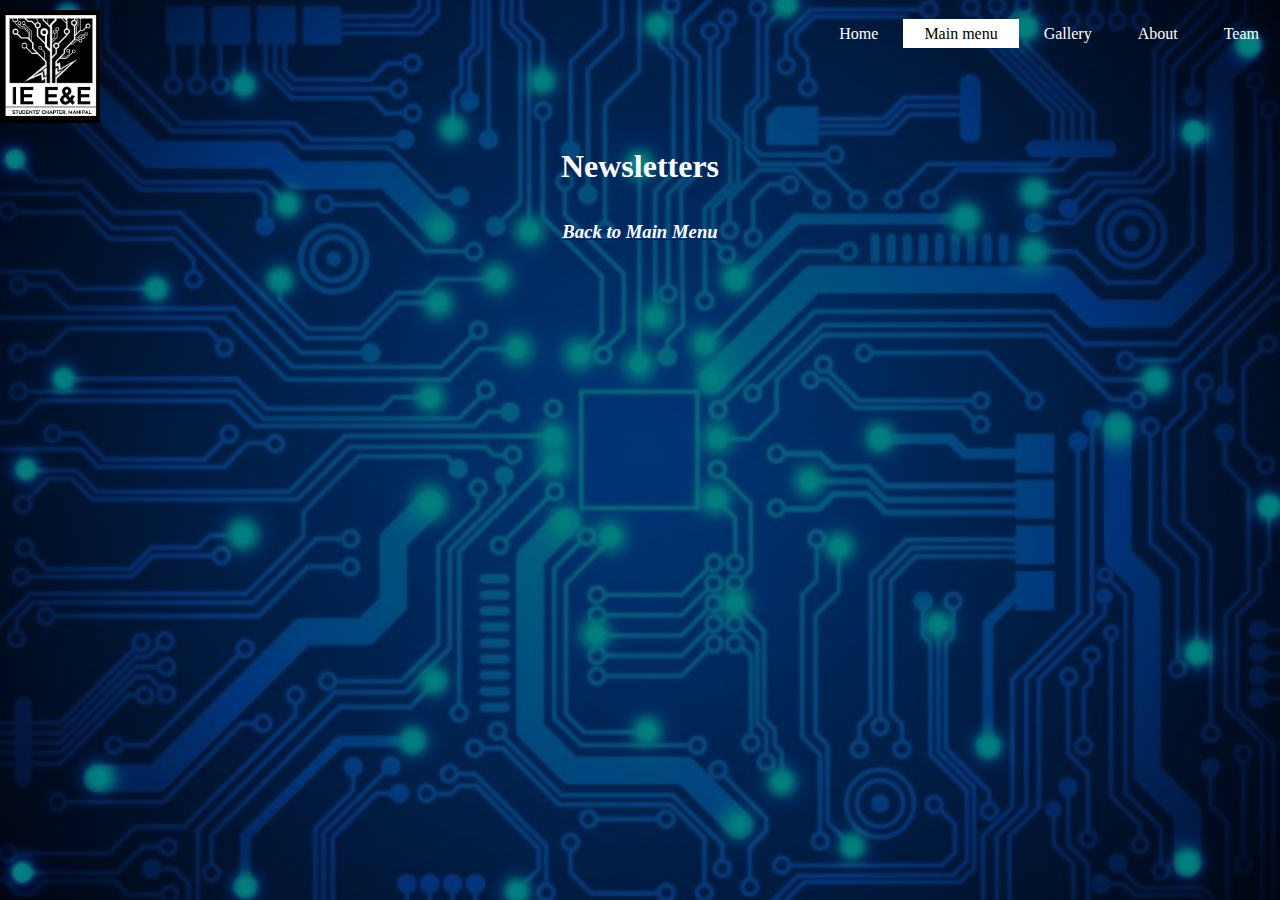
<file: Newsletters.html>
<!DOCTYPE html>
<html lang="en">
<head>
    <meta charset="UTF-8">
    <meta name="viewport" content="width=device-width, initial-scale=1.0">
    <title>IE E&E Students' Chapter, Manipal</title>
    <link rel="stylesheet" href="css/stylmain.css">
    <link rel="icon" href="img/Logo.jpg" type="image/gif" sizes="16x16">
</head>
<body>
    <!--HOME PAGE-->
    <header>
        <div class="main">
            <div class="logo">
                <img src="img/Logo.jpg" alt="">
            </div>
            <ul>
                <li><a href="index.html">Home</a></li>
                <li class="active"><a href="mainMenu.html">Main menu</a></li>
                <li><a href="gallery.html">Gallery</a></li>
                <li><a href="about.html">About</a></li>
                <li><a href="team.html">Team</a></li>
            </ul>
        </div>
    </header>
    <div>
        <br>
        <br>
        <br>
        <br>
        <br>
        <br>
    </div>
    <style>
.Events {
  color: white;
  margin: 20px;
  padding: 20px;
}
</style>

    <div class="Events">
      <dl>
        <dt> <h1 style="text-align:center;color:white;font-family:verdana;">
           Newsletters </h1></dt>
           <div>
               <br>
               <br>
           </div>
            <dd> <a href="mainMenu.html"> <h3 style="text-align:center;color:white;font-family:garamond;">
            <i>  Back to Main Menu </i> </h3> </dd>
      </dl>
</file>
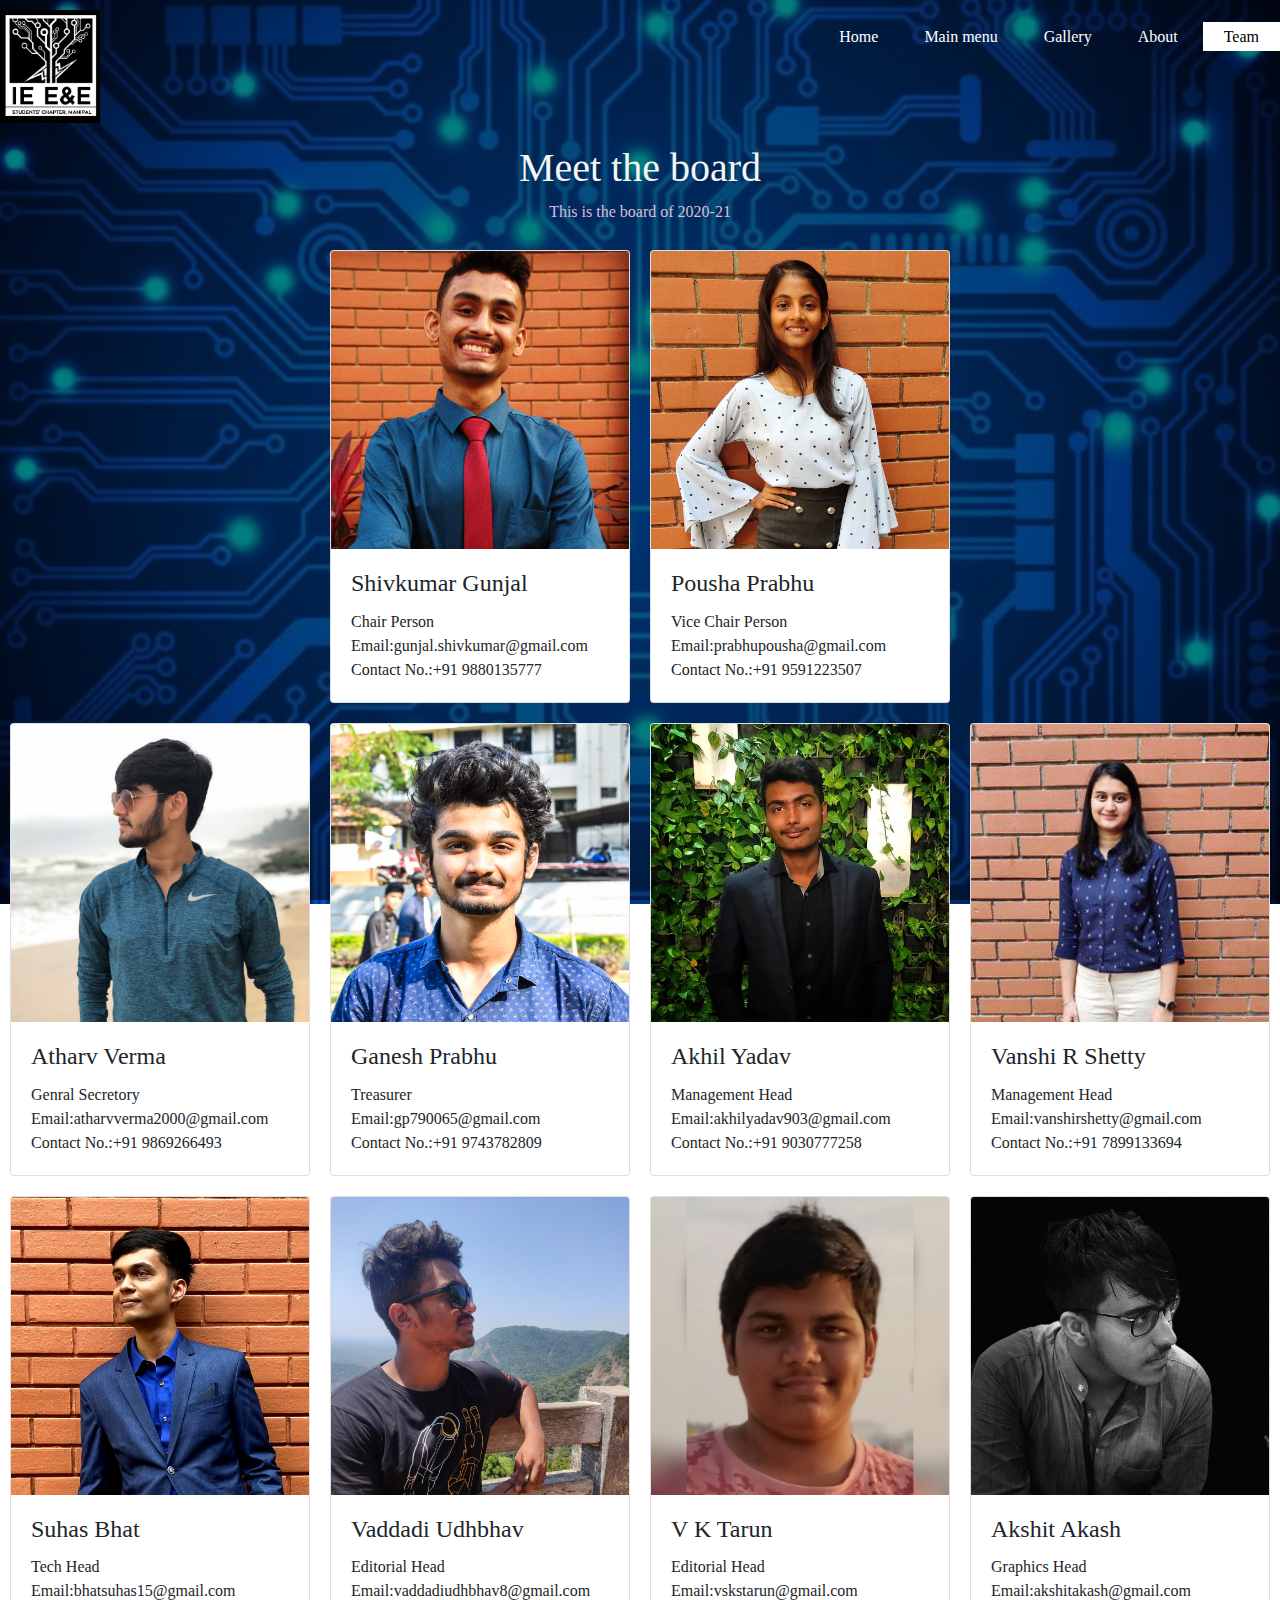
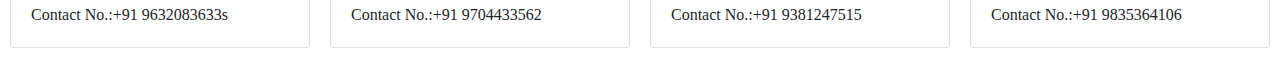
<file: team.html>
<!DOCTYPE html>
<html lang="en">
<head>
    <meta charset="UTF-8">
    <meta name="viewport" content="width=device-width, initial-scale=1.0">
    <title>IE E&E Students' Chapter, Manipal</title>
    <link rel="stylesheet" href="https://maxcdn.bootstrapcdn.com/bootstrap/4.5.2/css/bootstrap.min.css">
    <script src="https://ajax.googleapis.com/ajax/libs/jquery/3.5.1/jquery.min.js"></script>
    <script src="https://cdnjs.cloudflare.com/ajax/libs/popper.js/1.16.0/umd/popper.min.js"></script>
    <script src="https://maxcdn.bootstrapcdn.com/bootstrap/4.5.2/js/bootstrap.min.js"></script>
    <link rel="stylesheet" href="css/stylteam.css">
    <link rel="icon" href="img/Logo.jpg" type="image/gif" sizes="16x16">
</head>
<body>
    <!--HOME PAGE-->
    <header>
        <div class="main">
            <div class="logo">
                <img src="img/Logo.jpg" alt="">
            </div>
            <ul>
                <li><a href="index.html">Home</a></li>
                <li><a href="mainMenu.html">Main menu</a></li>
                <li><a href="gallery.html">Gallery</a></li>
                <li><a href="about.html">About</a></li>
                <li class="active"><a href="team.html">Team</a></li>
            </ul>   
        </div>
        
    </header>
    <div>
        <br>
        <br>
        <br>
        <br>
        <br>
        <br>
    </div>

    <div class="container-sm|md|lg|xl board">
        <h1 >Meet the board</h1>
        <p>This is the board of 2020-21</p>
    </div>


    <div class="cotable container-sm|md|lg|xl">
        <div class="row justify-content-center ">
                
                <div class="column acenter">
                    <div class="card" style="width:300px">
                        <img class="card-img-top" src="/img/board/Shivg-2.jpg" alt="Card image" style="width:100%">
                        <div class="card-body">
                          <h4 class="card-title">Shivkumar Gunjal</h4>
                          <p class="card-text">Chair Person <br> Email:gunjal.shivkumar@gmail.com <br> Contact No.:+91 9880135777</p>
                        </div>
                      </div>
                </div>
                <div class="column">
                    <div class="card" style="width:300px">
                        <img class="card-img-top" src="/img/board/PoushaPrabhu-2.jpg" alt="Card image" style="width:100%">
                        <div class="card-body">
                          <h4 class="card-title">Pousha Prabhu</h4>
                          <p class="card-text"> Vice Chair Person <br> Email:prabhupousha@gmail.com <br> Contact No.:+91 9591223507</p>
                        </div>
                      </div>
                </div>
        </div>
        <div class="row justify-content-center">
            <div class="column">
                <div class="card" style="width:300px">
                    <img class="card-img-top" src="/img/board/AtharvVerma_GS-2.jpg" alt="Card image" style="width:100%">
                    <div class="card-body">
                      <h4 class="card-title">Atharv Verma</h4>
                      <p class="card-text">Genral Secretory <br>Email:atharvverma2000@gmail.com <br>Contact No.:+91 9869266493</p>
                    </div>
                  </div>
            </div>
            <div class="column">
                <div class="card" style="width:300px">
                    <img class="card-img-top" src="/img/board/GaneshPrabhu-Treasurer-2.jpg" alt="Card image" style="width:100%">
                    <div class="card-body">
                      <h4 class="card-title">Ganesh Prabhu</h4>
                      <p class="card-text">Treasurer<br>Email:gp790065@gmail.com <br>Contact No.:+91 9743782809</p>
                    </div>
                  </div>
            </div>
            <div class="column">
                <div class="card" style="width:300px">
                    <img class="card-img-top" src="/img/board/AkhilYadav-Management-2.jpg" alt="Card image" style="width:100%">
                    <div class="card-body">
                      <h4 class="card-title">Akhil Yadav</h4>
                      <p class="card-text">Management Head<br>Email:akhilyadav903@gmail.com <br>Contact No.:+91 9030777258</p>
                    </div>
                  </div>
            </div>
            <div class="column">
                <div class="card" style="width:300px">
                    <img class="card-img-top" src="/img/board/vanshiShetty_Management.jpg" alt="Card image" style="width:100%">
                    <div class="card-body">
                      <h4 class="card-title">Vanshi R Shetty</h4>
                      <p class="card-text">Management Head<br>Email:vanshirshetty@gmail.com <br>Contact No.:+91 7899133694</p>
                    </div>
                  </div>
            </div>
        </div>
        <div class="row justify-content-center">
            <div class="column">
                <div class="card" style="width:300px">
                    <img class="card-img-top" src="/img/board/SuhasBhat-TechHead-2.jpg" alt="Card image" style="width:100%">
                    <div class="card-body">
                      <h4 class="card-title">Suhas Bhat</h4>
                      <p class="card-text">Tech Head<br>Email:bhatsuhas15@gmail.com <br>Contact No.:+91 9632083633s</p>
                    </div>
                  </div>
            </div>
            <div class="column">
                <div class="card" style="width:300px">
                    <img class="card-img-top" src="/img/board/VaddadiUdhbhav-2.jpg" alt="Card image" style="width:100%">
                    <div class="card-body">
                      <h4 class="card-title">Vaddadi Udhbhav</h4>
                      <p class="card-text">Editorial Head<br>Email:vaddadiudhbhav8@gmail.com <br>Contact No.:+91 9704433562</p>
                    </div>
                  </div>
            </div>
            <div class="column">
                <div class="card" style="width:300px">
                    <img class="card-img-top" src="/img/board/Tarun.jpg" alt="Card image" style="width:100%">
                    <div class="card-body">
                      <h4 class="card-title">V K Tarun</h4>
                      <p class="card-text">Editorial Head<br>Email:vskstarun@gmail.com <br>Contact No.:+91 9381247515</p>
                    </div>
                  </div>
            </div>
            <div class="column">
                <div class="card" style="width:300px">
                    <img class="card-img-top" src="/img/board/AkshitAkash-2.jpg" alt="Card image" style="width:100%">
                    <div class="card-body">
                      <h4 class="card-title">Akshit Akash</h4>
                      <p class="card-text">Graphics Head<br>Email:akshitakash@gmail.com <br>Contact No.:+91 9835364106</p>
                    </div>
                  </div>
            </div>
            
    </div>
<!--Style 2 gallery-->
 <!--   
    <div class="cotable container-sm|md|lg|xl">
      <div class="row justify-content-center ">
              
        <div class="column">
            <div class="flip-card">
              <div class="flip-card-inner">
                <div class="flip-card-front">
                  <img src="img/board/Shivg-2.jpg" alt="Avatar" style="width:300px;height:300px;">
                </div>
                <div class="flip-card-back">
                  <h1>Shivakumar Gunjal</h1> 
                  <p>Chairperson</p> 
                  <p>We love that guy</p>
                </div>
              </div>
            </div>
        </div>
              
        <div class="column">
          <div class="flip-card">
            <div class="flip-card-inner">
              <div class="flip-card-front">
                <img src="img/board/PoushaPrabhu-2.jpg" alt="Avatar" style="width:300px;height:300px;">
              </div>
              <div class="flip-card-back">
                <h1>Pousha Prabhu</h1> 
                <p>Vice Chairperson</p> 
                <p>We love that guy</p>
              </div>
            </div>
          </div>
        </div>
      <div class="row justify-content-center">
          <div class="column">
            <div class="flip-card">
              <div class="flip-card-inner">
                <div class="flip-card-front">
                  <img src="img/board/AtharvVerma_GS-2.jpg" alt="Avatar" style="width:300px;height:300px;">
                </div>
                <div class="flip-card-back">
                  <h1>Atharv Verma</h1> 
                  <p>Genral Secretory</p> 
                  <p>We love that guy</p>
                </div>
              </div>
            </div>
          </div>
          <div class="column">
            <div class="flip-card">
              <div class="flip-card-inner">
                <div class="flip-card-front">
                  <img src="img/board/GaneshPrabhu-Treasurer-2.jpg" alt="Avatar" style="width:300px;height:300px;">
                </div>
                <div class="flip-card-back">
                  <h1>Ganesh Prabhu</h1> 
                  <p>Treasurer</p> 
                  <p>We love that guy</p>
                </div>
              </div>
            </div>
          </div>
          <div class="column">
            <div class="flip-card">
              <div class="flip-card-inner">
                <div class="flip-card-front">
                  <img src="img/board/AkhilYadav-Management-2.jpg" alt="Avatar" style="width:300px;height:300px;">
                </div>
                <div class="flip-card-back">
                  <h1>Akhil Yadav</h1> 
                  <p>Management Head</p> 
                  <p>We love that guy</p>
                </div>
              </div>
            </div>
          </div>
          <div class="column">
            <div class="flip-card">
              <div class="flip-card-inner">
                <div class="flip-card-front">
                  <img src="img/board/vanshiShetty_Management.jpg" alt="Avatar" style="width:300px;height:300px;">
                </div>
                <div class="flip-card-back">
                  <h1>Vanshi R Shetty</h1> 
                  <p>Management Head</p> 
                  <p>We love that guy</p>
                </div>
              </div>
            </div>
          </div>
      </div>
      <div class="row justify-content-center">
          <div class="column">
            <div class="flip-card">
              <div class="flip-card-inner">
                <div class="flip-card-front">
                  <img src="img/board/SuhasBhat-TechHead-2.jpg" alt="Avatar" style="width:300px;height:300px;">
                </div>
                <div class="flip-card-back">
                  <h1>Suhas Bhat</h1> 
                  <p>Tech Head</p> 
                  <p>We love that guy</p>
                </div>
              </div>
            </div>
          </div>
          <div class="column">
            <div class="flip-card">
              <div class="flip-card-inner">
                <div class="flip-card-front">
                  <img src="img/board/VaddadiUdhbhav-2.jpg" alt="Avatar" style="width:300px;height:300px;">
                </div>
                <div class="flip-card-back">
                  <h1>Vaddadi Udhbhav</h1> 
                  <p>Editorial Head</p> 
                  <p>We love that guy</p>
                </div>
              </div>
            </div>
          </div>
          <div class="column">
            <div class="flip-card">
              <div class="flip-card-inner">
                <div class="flip-card-front">
                  <img src="img/board/Tarun.jpg" alt="Avatar" style="width:300px;height:300px;">
                </div>
                <div class="flip-card-back">
                  <h1>V K Tarun</h1> 
                  <p>Editorial Head</p> 
                  <p>We love that guy</p>
                </div>
              </div>
            </div>
          </div>
          <div class="column">
            <div class="flip-card">
              <div class="flip-card-inner">
                <div class="flip-card-front">
                  <img src="img/board/AkshitAkash-2.jpg" alt="Avatar" style="width:300px;height:300px;">
                </div>
                <div class="flip-card-back">
                  <h1>Akshit Akash</h1> 
                  <p>Graphics Head</p> 
                  <p>We love that guy</p>
                </div>
              </div>
            </div>
          </div>
-->

     <!--END HOME PAGE-->
</body>
</html>
</file>
<file: css/styl.css>
*{
    margin: 0;
    padding: 0;
    font-family: Cambria, Cochin, Georgia, Times, 'Times New Roman', serif;
}
body{
    background-image:linear-gradient(rgba(0,0,0,0.5),rgba(0,0,0,0.5)), url(../img/bg.jpg);
    background-size:cover;
    background-position: center;
    background-repeat: no-repeat;
    background-attachment: fixed;
}
/*HEADER*/
ul{
    float: right;
    list-style-type: none;
    margin-top: 25px;
}
ul li{
    display: inline-block;
}
ul li a{
    text-decoration: none;
    color: #ffffff;
    padding: 5px 20px;
    border: 1px solid transparent;
    transition: 0.6s ease;
}
ul li a:hover{
    background-color: #ffffff;
    color: black;
}
ul li.active a{
    background-color: #ffffff;
    color: black;
}
.logo img{
    /*margin-top: 10px;
    float: left;
    width: 100px;
    height: auto;*/
    position: absolute;
    top: 50%;
    left: 50%;
    transform: translate(-50%,-50%);
    width: 100px;
    height: auto;
    
}
.main{
    max-width: 1500px;
    margin: auto;
}
/*END OF HEADER*/
/*HOME*/
.title{
    position: absolute;
    top: 35%;
    left: 50%;
    transform: translate(-50%,-50%);
    user-select: none;
}
.title h1{
    color: white;
    font-size: 45px;
}
.button{
    position: absolute;
    top: 65%;
    left: 50%;
    transform: translate(-50%,-50%);
}
.btn{
    border: 1px solid #ffffff;
    padding: 10px 30px;
    color: #ffffff;
    text-decoration: none;
    transition: 0.6s ease;
}
.btn:hover{
    background-color: #ffffff;
    color: black;
} 
/*END OF HOME PAGE*/
</file>
<file: css/stylabt.css>
*{
    margin: 0;
    padding: 0;
    font-family: Cambria, Cochin, Georgia, Times, 'Times New Roman', serif;
}

body{
    background-image:linear-gradient(rgba(0,0,0,0.5),rgba(0,0,0,0.5)), url(../img/bg.jpg);
    background-size:cover;
    background-position: center;
    background-repeat: no-repeat;
    background-attachment: fixed;
}
/*HEADER*/
ul{
    float: right;
    list-style-type: none;
    margin-top: 25px;
}
ul li{
    display: inline-block;
}
ul li a{
    text-decoration: none;
    color: #ffffff;
    padding: 5px 20px;
    border: 1px solid transparent;
    transition: 0.6s ease;
}
ul li a:hover{
    text-decoration: none;
    background-color: #ffffff;
    color: black;
}
ul li.active a{
    background-color: #ffffff;
    color: black;
}
.logo img{
    margin-top: 10px;
    float: left;
    width: 100px;
    height: auto;
    /*position: absolute;
    top: 50%;
    left: 50%;
    transform: translate(-50%,-50%);
    width: 100px;
    height: auto;*/
    
}
.main{
    max-width: 1500px;
    margin: auto;
}
.title{
    position: absolute;
    top: 25%;
    left: 50%;
    transform: translate(-50%,-50%);
    user-select: none;
}
.title h1{
    color: white;
    font-size: 45px;
}
/*END OF HEADER AND TITLE OF IEE&E*/
/*ABOUT*/
.abtp{
    position: absolute;
    top: 55%;
    left: 50%;
    transform: translate(-50%,-50%);
    user-select: none;
    border:  1px solid #ffffff;
    background: rgba(0,0, 0, 0.5);
    padding: 10px 10px;
    transition: 0.5s ease-in;

} 
.abtp p{
    /*background-color: turquoise;
    opacity: 0.6;*/
    color: whitesmoke;
    font-size: 20px;
}
.abtp:hover{
    background-color: rgb(0, 0, 26);
}
/*END OF ABOUT*/
</file>
<file: css/stylmain.css>
*{
    margin: 0;
    padding: 0;
    font-family: Cambria, Cochin, Georgia, Times, 'Times New Roman', serif;
}
body{
    background-image:linear-gradient(rgba(0,0,0,0.5),rgba(0,0,0,0.5)), url(../img/bg.jpg);
    background-size:cover;
    background-position: center;
    background-repeat: no-repeat;
    background-attachment: fixed;
}
/*HEADER*/
ul{
    float: right;
    list-style-type: none;
    margin-top: 25px;
}
ul li{
    display: inline-block;
}
ul li a{
    text-decoration: none;
    color: #ffffff;
    padding: 5px 20px;
    border: 1px solid transparent;
    transition: 0.6s ease;
}
ul li a:hover{
    background-color: #ffffff;
    color: black;
}
ul li.active a{
    background-color: #ffffff;
    color: black;
}
.logo img{
    margin-top: 10px;
    float: left;
    width: 100px;
    height: auto;
    /*position: absolute;
    top: 50%;
    left: 50%;
    transform: translate(-50%,-50%);
    width: 100px;
    height: auto;*/
    
}
.main{
    max-width: 1500px;
    margin: auto;
}

/*END OF HEADER*/
/*Begin table*/
table{
    text-align: center;
    font-size: 0.9em;
    line-height: 1.5em;
    border: 1px solid black;
    border-collapse: collapse;
    opacity: 0.95;
    width: 85%;
}
th{
    background: #a70000;
    color: white;
}
tr:nth-child(even){
    background: #e8e8e8;
    opacity: 75%;
}
tr:nth-child(odd){
    background: white;
    opacity : 75%;
}
.tbhead{
    background: #d08504;
    color: white;
    font-size: 25px;
    padding: 20px;
}
th, td{
    padding: 10px;
}
article{
    overflow-x: auto;
    overflow-x: visible;
}
/*END OF TABLE*/
</file>
<file: css/stylcopg.css>
body {
    background-color: /*#444442*/rgb(0, 44, 105);
    padding-top: 85px;
}

h1 {
    font-family: 'Poppins', sans-serif, 'arial';
    font-weight: 600;
    font-size: 72px;
    color: white;
    text-align: center;
}

h4 {
    font-family: 'Roboto', sans-serif, 'arial';
    font-weight: 400;
    font-size: 20px;
    color: rgb(2, 89, 204)/*#9b9b9b*/;
    line-height: 1.5;
}

/* ///// inputs /////*/

input:focus ~ label, textarea:focus ~ label, input:valid ~ label, textarea:valid ~ label {
    font-size: 0.75em;
    color: wheat/*#999*/;
    top: -5px;
    -webkit-transition: all 0.225s ease;
    transition: all 0.225s ease;
}

.styled-input {
    float: left;
    width: 293px;
    margin: 1rem 0;
    position: relative;
    border-radius: 4px;
}

@media only screen and (max-width: 768px){
    .styled-input {
        width:100%;
    }
}

.styled-input label {
    color: /*#999*/ wheat;
    padding: 1.3rem 30px 1rem 30px;
    position: absolute;
    top: 10px;
    left: 0;
    -webkit-transition: all 0.25s ease;
    transition: all 0.25s ease;
    pointer-events: none;
}

.styled-input.wide { 
    width: 650px;
    max-width: 100%;
}

input,
textarea {
    padding: 30px;
    border: 0;
    width: 100%;
    font-size: 1rem;
    background-color: /*#2d2d2d*/rgb(0, 102, 238);
    color: white;
    border-radius: 4px;
}

input:focus,
textarea:focus { outline: 0; }

input:focus ~ span,
textarea:focus ~ span {
    width: 100%;
    -webkit-transition: all 0.075s ease;
    transition: all 0.075s ease;
}

textarea {
    width: 100%;
    min-height: 15em;
}

.input-container {
    width: 650px;
    max-width: 100%;
    margin: 20px auto 25px auto;
}

.submit-btn {
    /*float: right;*/
    padding: 7px 35px;
    border-radius: 60px;
    display: inline-block;
    background-color: #4b8cfb;
    color: white;
    font-size: 18px;
    cursor: pointer;
    box-shadow: 0 2px 5px 0 rgba(0,0,0,0.06),
              0 2px 10px 0 rgba(0,0,0,0.07);
    -webkit-transition: all 300ms ease;
    transition: all 300ms ease;
}

.submit-btn:hover {
    transform: translateY(1px);
    box-shadow: 0 1px 1px 0 rgba(0,0,0,0.10),
              0 1px 1px 0 rgba(0,0,0,0.09);
}

@media (max-width: 768px) {
    .submit-btn {
        width:100%;
        float: none;
        text-align:center;
    }
}

input[type=checkbox] + label {
  color: #ccc;
  font-style: italic;
} 

input[type=checkbox]:checked + label {
  color: #f00;
  font-style: normal;
}
</file>
<file: css/stylgal.css>
*{
    margin: 0;
    padding: 0;
    box-sizing: border-box;
    font-family: Cambria, Cochin, Georgia, Times, 'Times New Roman', serif;
    
}
body{
  background-image:linear-gradient(rgba(0,0,0,0.5),rgba(0,0,0,0.5)), url(../img/bg.jpg);
  background-size:cover;
  background-position: center;
  background-repeat: no-repeat;
  background-attachment: fixed;
}
/*header*/
header{
    text-align: center;    
}
ul{
    list-style-type: none;
    margin-top: 25px;
    float: right;
    
}
ul li{
      display: inline-block; 
}
ul li a{
    text-decoration: none;
    color: #ffffff;
    padding: 5px 20px;
    border: 1px solid transparent;
    transition: 0.6s ease;
    
}
ul li a:hover{
  text-decoration: none;
    background-color: #ffffff;
    color: black;
}
ul li.active a{
    background-color: #ffffff;
    color: black;
}
.logo img{
    margin-top: 10px;
    float: left;
    width: 100px;
    height: auto;
}
.main{
    max-width: 1500px;
    margin: auto;
}
.heade h1{
  color: white;
  padding-top: 30px;
}
/*End of header*/

/*Styling images and overlay*/
.container {
  position: relative;
  width: 100%;
}

.image {
  display: block;
  width: 100%;
  height: auto;
}

.overlay {
  position: absolute;
  bottom: 100%;
  left: 0;
  right: 0;
  background-color: rgba(0,0,0,0.7) /*#008CBA*/;
  overflow: hidden;
  width: 100%;
  height:0;
  transition: .5s ease;
}

.container:hover .overlay {
  bottom: 0;
  height: 100%;
}

.text {
  color: white;
  font-size: 20px;
  position: absolute;
  top: 50%;
  left: 50%;
  -webkit-transform: translate(-50%, -50%);
  -ms-transform: translate(-50%, -50%);
  transform: translate(-50%, -50%);
  text-align: center;
}

.heade h1{
  color: white;
  padding-top: 30px;
}

/* Galery styling*/
.row {
  display: flex;
  flex-wrap: wrap;
  padding: 0 4px ;
  padding-left: 120px;
  padding-right: 120px;
}

/* Create four equal columns that sits next to each other */
.column {
  flex: 25%;
  max-width: 25%;
  padding: 0 4px;
}

.column img {
  margin-top: 8px;
  vertical-align: middle;
}

/* Responsive layout - makes a two column-layout instead of four columns */
@media (max-width: 800px) {
  .column {
    flex: 50%;
    max-width: 50%;
  }
}

/* Responsive layout - makes the two columns stack on top of each other instead of next to each other */
@media (max-width: 600px) {
  .column {
    flex: 100%;
    max-width: 100%;
  }
}

/*END OF GALLERY*/
</file>
<file: css/stylteam.css>
*{
    margin: 0;
    padding: 0;
    font-family: Cambria, Cochin, Georgia, Times, 'Times New Roman', serif; 
    
}
body{
    background-image:linear-gradient(rgba(0,0,0,0.5),rgba(0,0,0,0.5)), url(../img/bg.jpg);
    background-size:cover;
    background-position: center;
    background-repeat: no-repeat;
    background-attachment: fixed;
   
}
/*HEADER*/
header{
    text-align: center;
}

ul{
    float: right;
    list-style-type: none;
    margin-top: 25px;
}
ul li{
    display: inline-block;
}
ul li a{
    text-decoration: none;
    color: #ffffff;
    padding: 5px 20px;
    border: 1px solid transparent;
    transition: 0.6s ease;
}
ul li a:hover{
    text-decoration: none;
    background-color: #ffffff;
    color: black;
}
ul li.active a{
    background-color: #ffffff;
    color: black;
}
.logo img{
    margin-top: 10px;
    float: left;
    width: 100px;
    height: auto;
    /*position: absolute;
    top: 50%;
    left: 50%;
    transform: translate(-50%,-50%);
    width: 100px;
    height: auto;*/
    
}
.main{
    max-width: 1500px;
    margin: auto;
}
.board h1{
    color: whitesmoke;text-align: center;
}
.board p{
    text-align: center; color: thistle;
}
.card{
    margin: 10px;
}
.flip-card {
    background-color: transparent;
    width: 300px;
    height: 300px;
    perspective: 1000px;
    margin: 10px;
  }
  
  .flip-card-inner {
    position: relative;
    width: 100%;
    height: 100%;
    text-align: center;
    transition: transform 0.6s;
    transform-style: preserve-3d;
    box-shadow: 0 4px 8px 0 rgba(0,0,0,0.2);
  }
  
  .flip-card:hover .flip-card-inner {
    transform: rotateY(180deg);
  }
  
  .flip-card-front, .flip-card-back {
    position: absolute;
    width: 100%;
    height: 100%;
    -webkit-backface-visibility: hidden;
    backface-visibility: hidden;
  }
  
  .flip-card-front {
    background-color: #bbb;
    color: black;
  }
  
  .flip-card-back {
    background-color: transparent /*#2980b9*/;
    color: white;
    transform: rotateY(180deg);
  }

/*End of header*/
</file>
